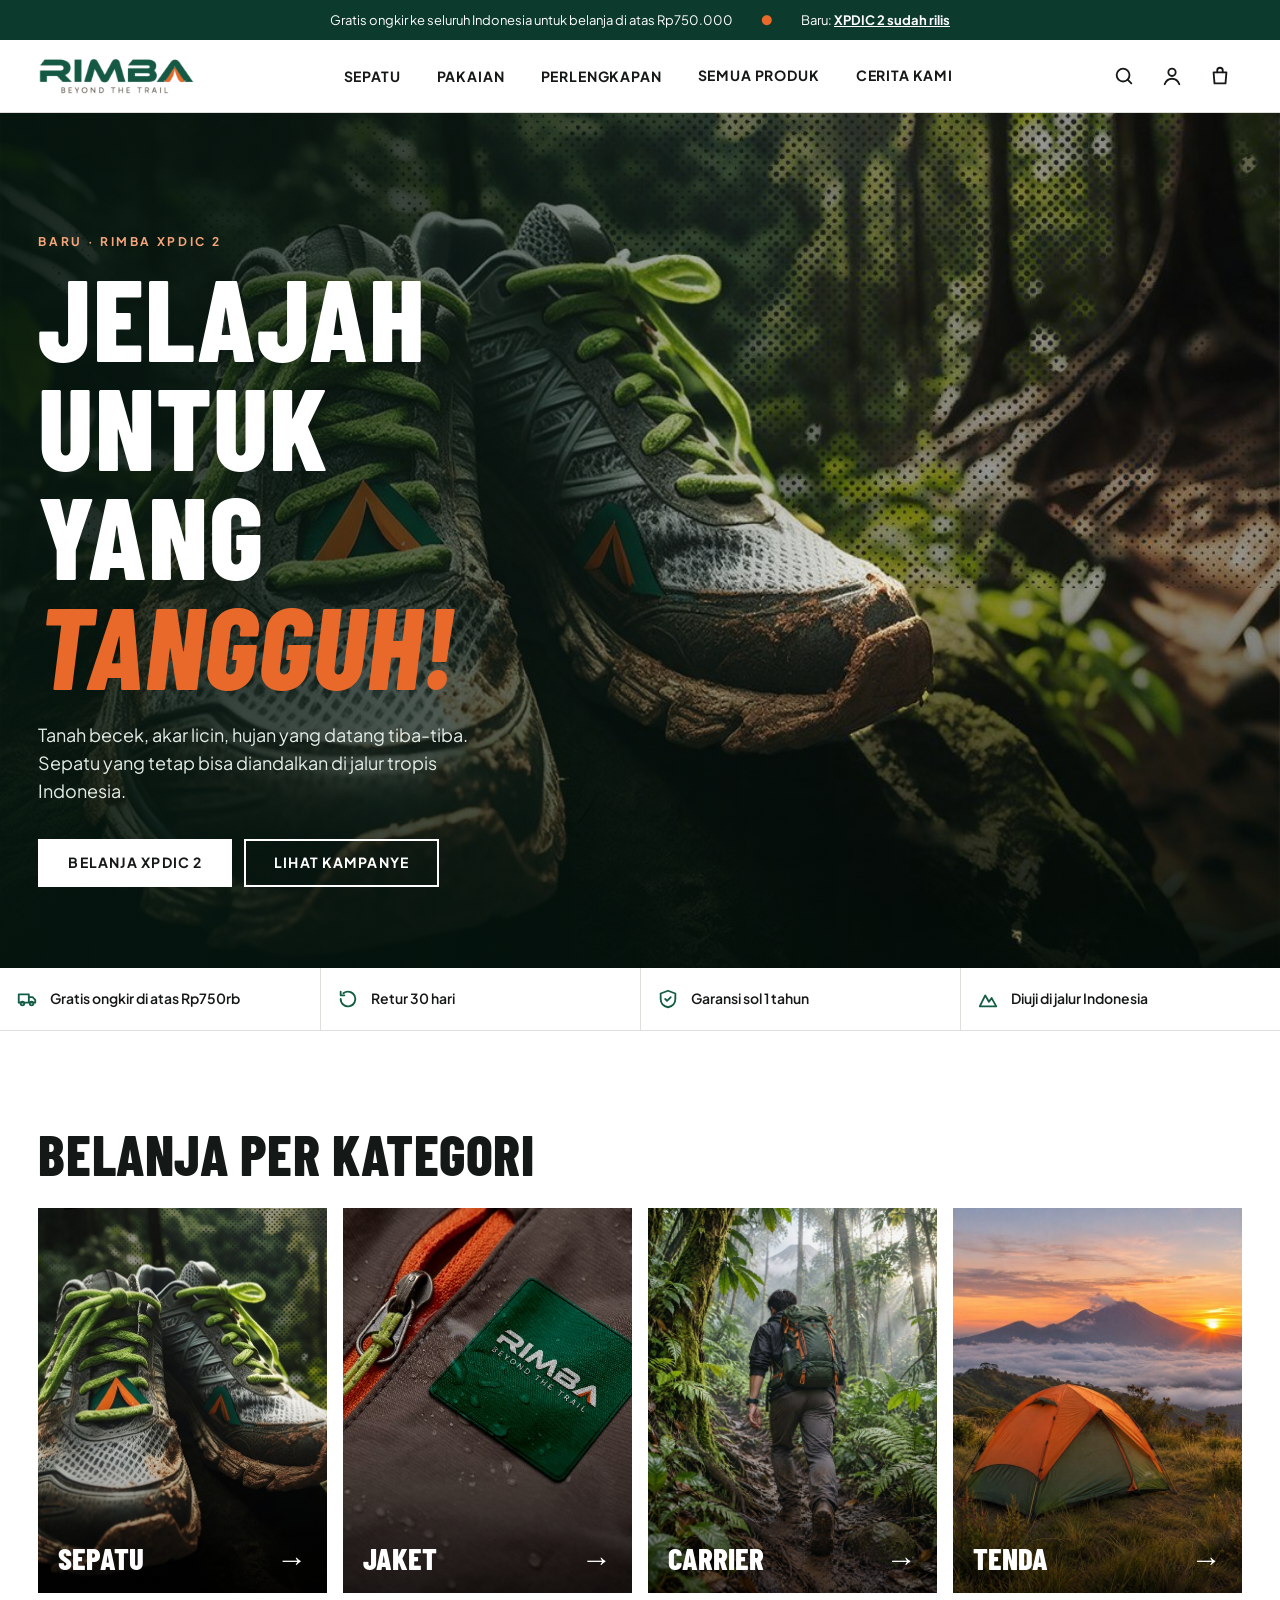
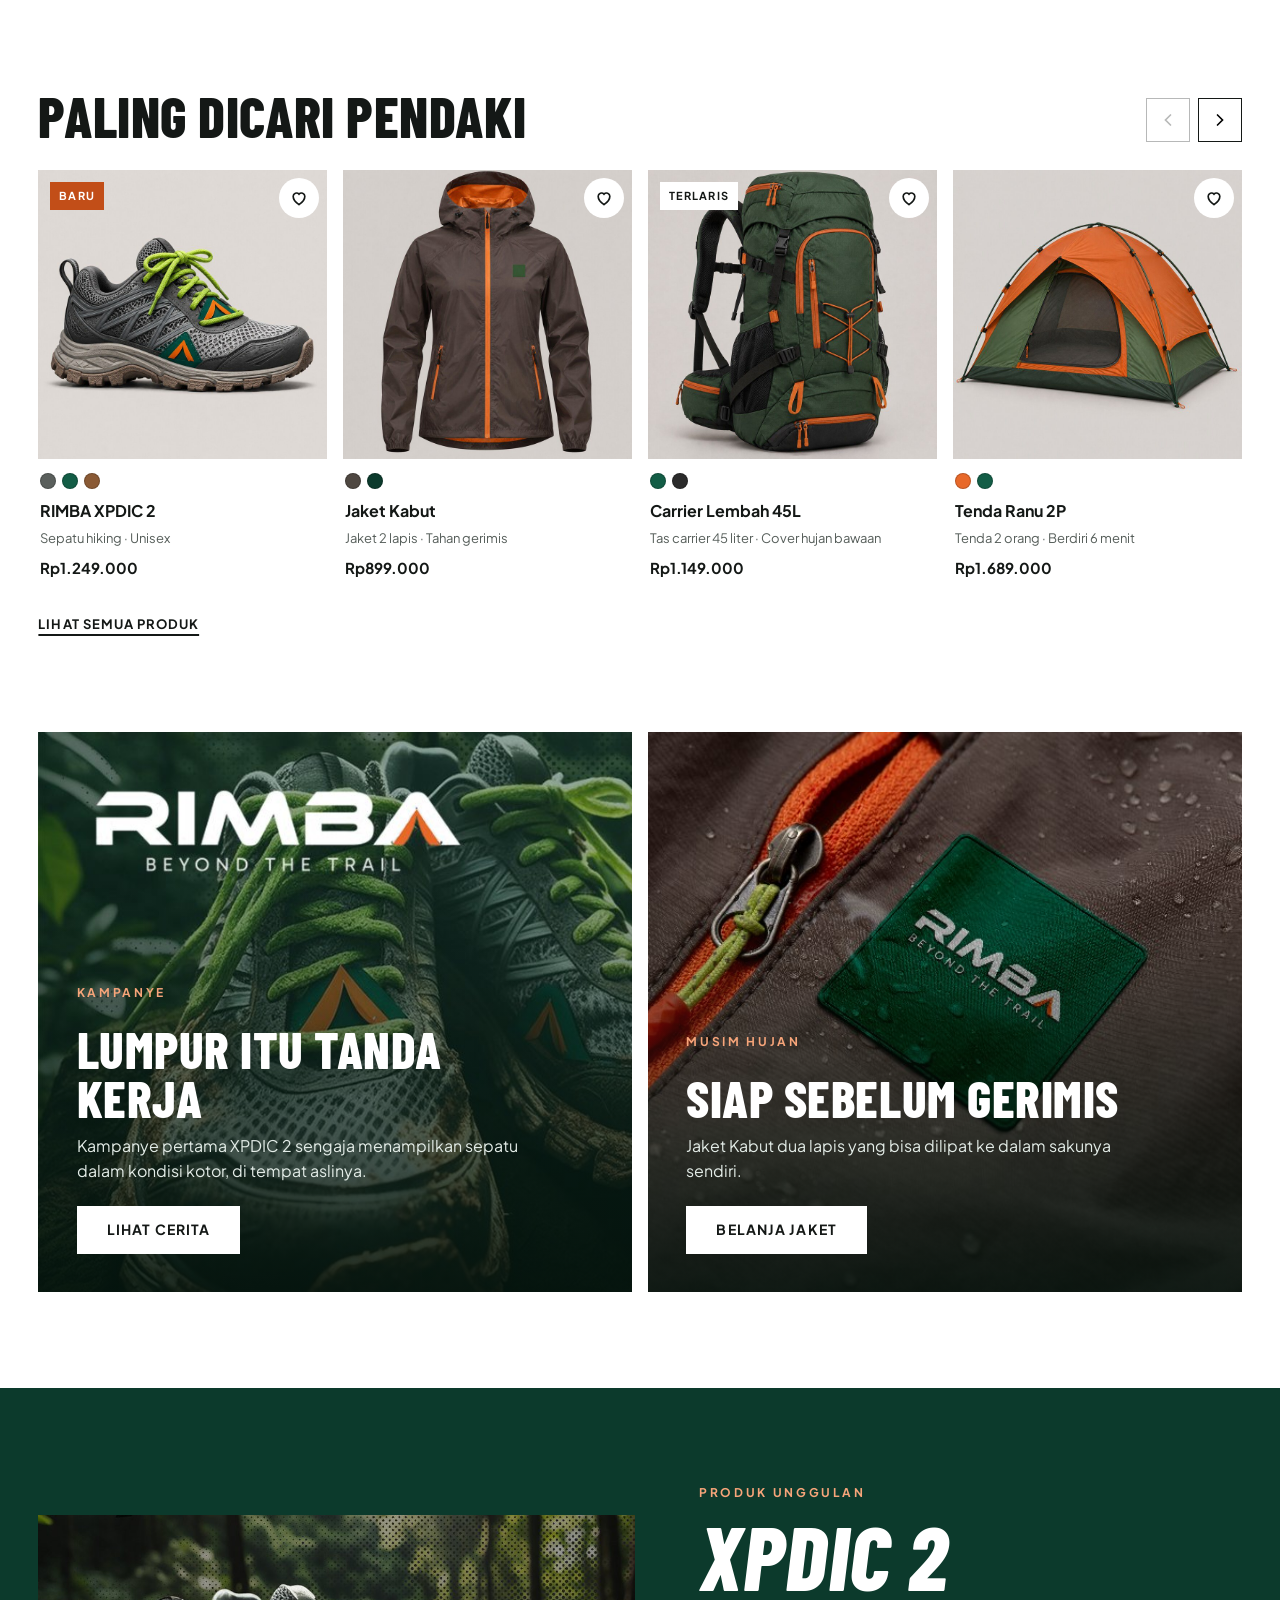
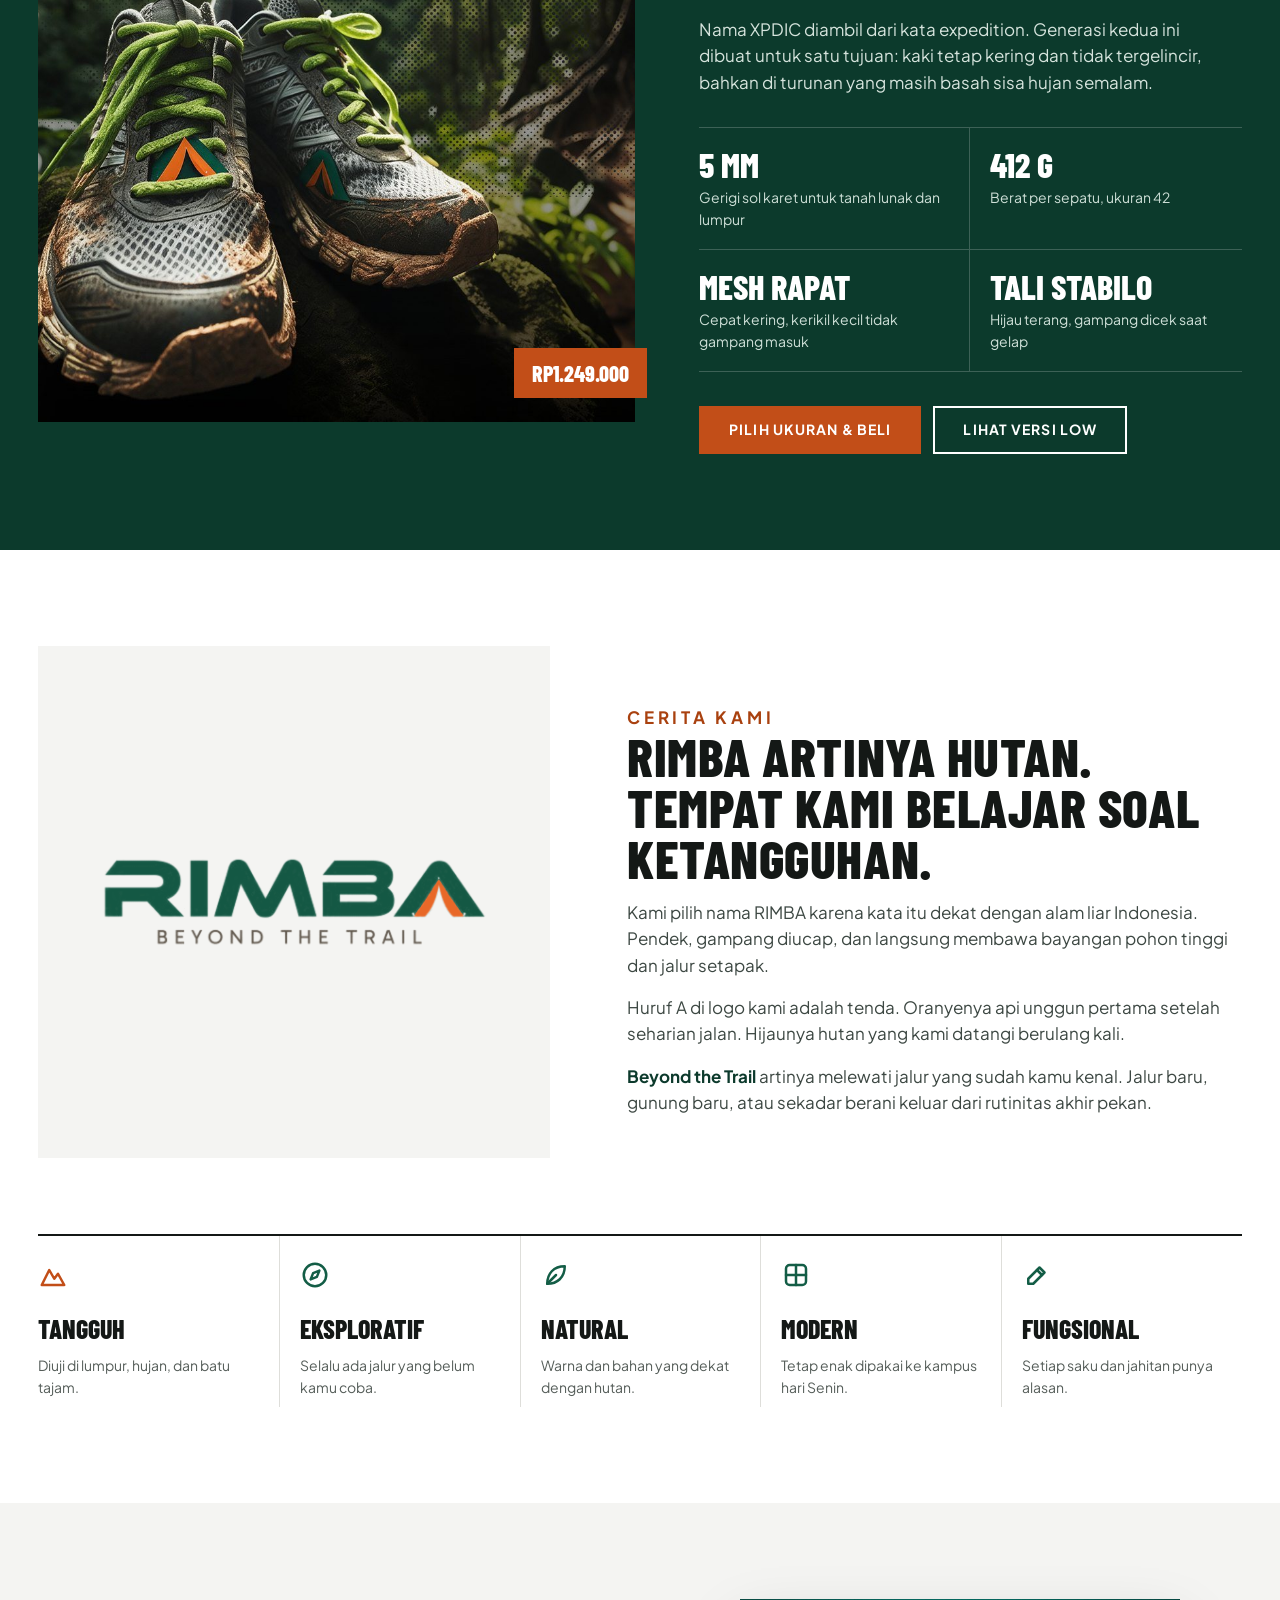
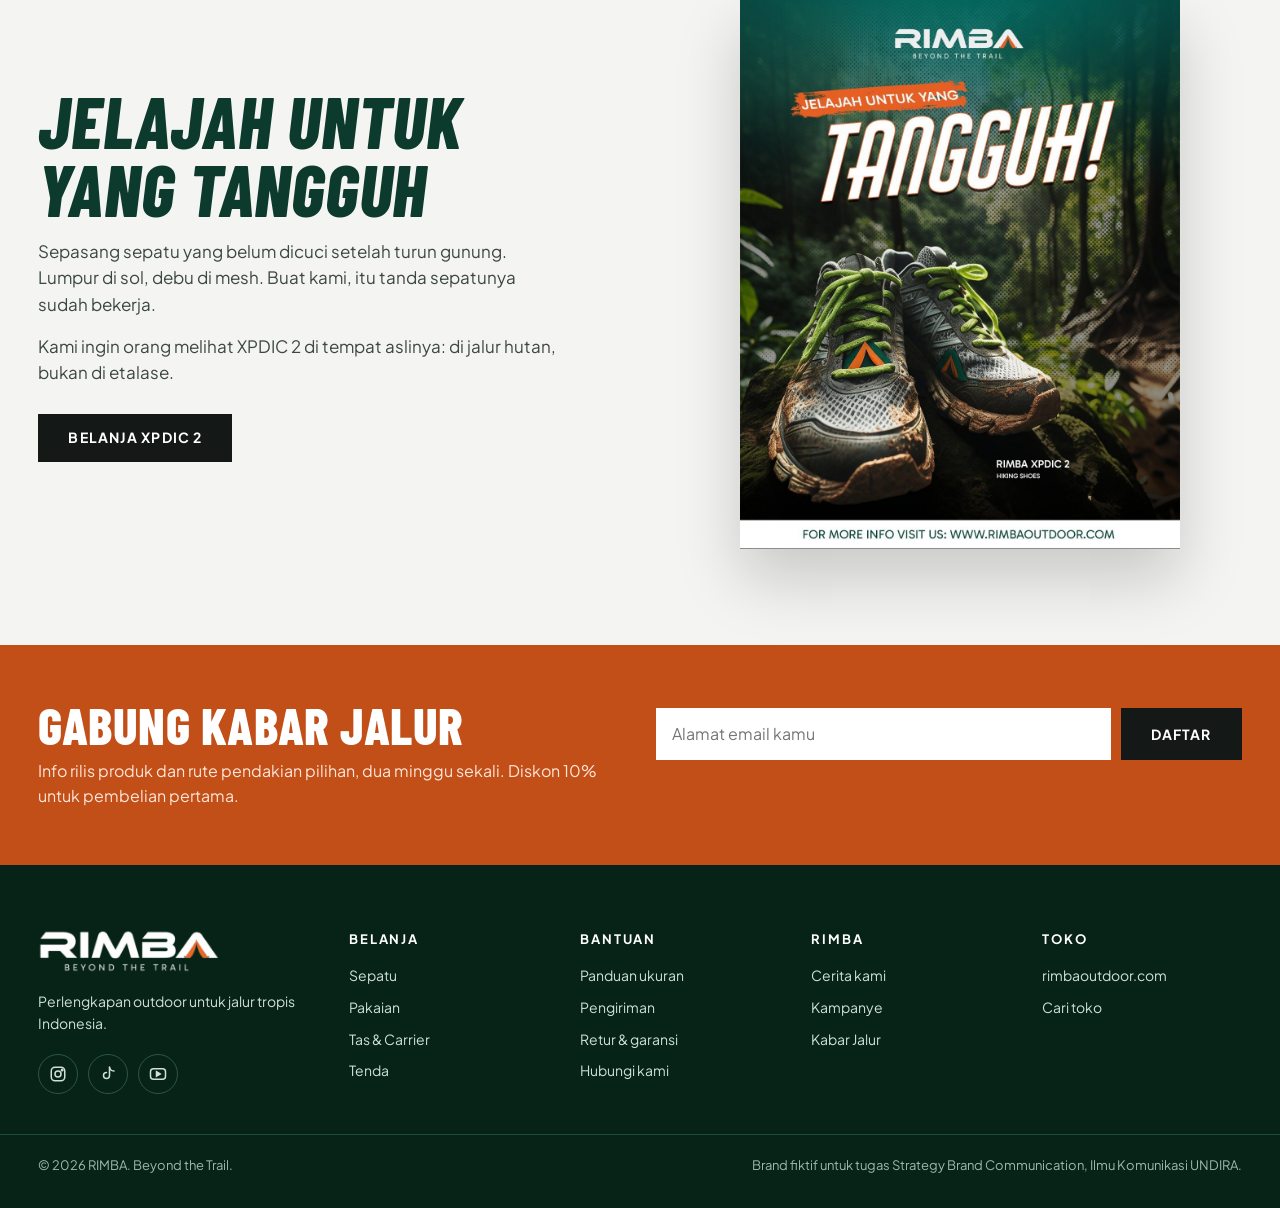
<file: index.html>
<!doctype html>
<html lang="id">
<head>
  <meta charset="utf-8">
  <meta name="viewport" content="width=device-width, initial-scale=1">
  <title>RIMBA | Beyond the Trail</title>
  <meta name="description" content="RIMBA, perlengkapan outdoor untuk jalur tropis Indonesia. Sepatu hiking XPDIC 2, jaket, carrier, dan tenda.">
  <meta name="theme-color" content="#0C3A2C">
  <link rel="icon" href="favicon.svg" type="image/svg+xml">

  <meta property="og:title" content="RIMBA | Beyond the Trail">
  <meta property="og:description" content="Perlengkapan outdoor untuk jalur tropis Indonesia.">
  <meta property="og:image" content="assets/images/og-image.jpg">
  <meta property="og:type" content="website">

  <link rel="preconnect" href="https://fonts.googleapis.com">
  <link rel="preconnect" href="https://fonts.gstatic.com" crossorigin>
  <link href="https://fonts.googleapis.com/css2?family=Barlow+Condensed:ital,wght@0,600;0,700;0,800;1,800&family=Plus+Jakarta+Sans:wght@400;500;600;700&display=swap" rel="stylesheet">

  <link rel="stylesheet" href="assets/css/style.css?v=3">
</head>
<body data-halaman="beranda">

  <a class="sr-only" href="#konten">Lewati ke konten</a>

  <div class="promo">
    <div class="wrap">
      <span>Gratis ongkir ke seluruh Indonesia untuk belanja di atas Rp750.000</span>
      <span class="titik" aria-hidden="true">●</span>
      <span>Baru: <a href="produk.html?id=xpdic-2">XPDIC 2 sudah rilis</a></span>
    </div>
  </div>

  <header class="header" id="beranda">
    <div class="wrap header-isi">
      <button class="ikon-btn hamburger" id="buka-menu" aria-label="Buka menu" aria-expanded="false" aria-controls="drawer">
        <svg width="24" height="24" viewBox="0 0 24 24" fill="none" stroke="currentColor" stroke-width="2" stroke-linecap="round"><path d="M3 6h18M3 12h18M3 18h18"/></svg>
      </button>

      <a href="index.html" class="logo"><img src="assets/images/logo-green.png" alt="RIMBA, Beyond the Trail" width="824" height="200"></a>

      <nav aria-label="Navigasi utama">
        <ul class="menu">
          <li>
            <button type="button" aria-expanded="false">Sepatu</button>
            <div class="mega">
              <div class="wrap mega-isi">
                <div>
                  <h3>Sepatu</h3>
                  <ul>
                    <li><a href="produk.html?id=xpdic-2">RIMBA XPDIC 2</a></li><li><a href="produk.html?id=xpdic-2-low">RIMBA XPDIC 2 Low</a></li>
                    <li class="semua"><a href="koleksi.html?kat=sepatu">Semua sepatu →</a></li>
                  </ul>
                </div>
                <div class="mega-produk">
                <a href="produk.html?id=xpdic-2" class="mega-kartu">
                  <img src="assets/images/xpdic2-abu-samping.jpg" alt="" loading="lazy">
                  <span class="nama">RIMBA XPDIC 2</span>
                  <span class="hrg">Rp1.249.000</span>
                </a>
                <a href="produk.html?id=xpdic-2-low" class="mega-kartu">
                  <img src="assets/images/xpdic2-low-abu.jpg" alt="" loading="lazy">
                  <span class="nama">RIMBA XPDIC 2 Low</span>
                  <span class="hrg">Rp1.099.000</span>
                </a>
                </div>
              </div>
            </div>
          </li>
          <li>
            <button type="button" aria-expanded="false">Pakaian</button>
            <div class="mega">
              <div class="wrap mega-isi">
                <div>
                  <h3>Pakaian</h3>
                  <ul>
                    <li><a href="produk.html?id=jaket-kabut">Jaket Kabut</a></li>
                    <li class="semua"><a href="koleksi.html?kat=pakaian">Semua pakaian →</a></li>
                  </ul>
                </div>
                <div class="mega-produk">
                <a href="produk.html?id=jaket-kabut" class="mega-kartu">
                  <img src="assets/images/produk-jaket.jpg" alt="" loading="lazy">
                  <span class="nama">Jaket Kabut</span>
                  <span class="hrg">Rp899.000</span>
                </a>
                <a href="produk.html?id=jaket-kabut&amp;warna=1" class="mega-kartu">
                  <img src="assets/images/jaket-hijau.jpg" alt="" loading="lazy">
                  <span class="nama">Jaket Kabut · Hijau Hutan</span>
                  <span class="hrg">Rp899.000</span>
                </a>
                </div>
              </div>
            </div>
          </li>
          <li>
            <button type="button" aria-expanded="false">Perlengkapan</button>
            <div class="mega">
              <div class="wrap mega-isi">
                <div>
                  <h3>Perlengkapan</h3>
                  <ul>
                    <li><a href="produk.html?id=carrier-lembah-45">Carrier Lembah 45L</a></li><li><a href="produk.html?id=tenda-ranu-2p">Tenda Ranu 2P</a></li>
                    <li class="semua"><a href="koleksi.html?kat=tas">Semua tas →</a></li><li class="semua"><a href="koleksi.html?kat=tenda">Semua tenda →</a></li>
                  </ul>
                </div>
                <div class="mega-produk">
                <a href="produk.html?id=carrier-lembah-45" class="mega-kartu">
                  <img src="assets/images/produk-carrier.jpg" alt="" loading="lazy">
                  <span class="nama">Carrier Lembah 45L</span>
                  <span class="hrg">Rp1.149.000</span>
                </a>
                <a href="produk.html?id=tenda-ranu-2p" class="mega-kartu">
                  <img src="assets/images/produk-tenda.jpg" alt="" loading="lazy">
                  <span class="nama">Tenda Ranu 2P</span>
                  <span class="hrg">Rp1.689.000</span>
                </a>
                </div>
              </div>
            </div>
          </li>
          <li><a href="koleksi.html">Semua Produk</a></li>
          <li><a href="index.html#cerita">Cerita Kami</a></li>
        </ul>
      </nav>

      <div class="aksi">
        <button class="ikon-btn" id="tombol-cari" aria-label="Cari produk" aria-expanded="false" aria-controls="cari">
          <svg width="22" height="22" viewBox="0 0 24 24" fill="none" stroke="currentColor" stroke-width="2" stroke-linecap="round"><circle cx="11" cy="11" r="7"/><path d="M20 20l-4-4"/></svg>
        </button>
        <a class="ikon-btn akun" href="index.html#langganan" aria-label="Akun">
          <svg width="22" height="22" viewBox="0 0 24 24" fill="none" stroke="currentColor" stroke-width="2" stroke-linecap="round"><circle cx="12" cy="8" r="4"/><path d="M4 21c1.5-4 4.5-6 8-6s6.5 2 8 6"/></svg>
        </a>
        <button class="ikon-btn" aria-label="Buka keranjang" id="tombol-keranjang" aria-controls="keranjang">
          <svg width="22" height="22" viewBox="0 0 24 24" fill="none" stroke="currentColor" stroke-width="2" stroke-linecap="round" stroke-linejoin="round"><path d="M5 8h14l-1 12H6z"/><path d="M9 8V6a3 3 0 0 1 6 0v2"/></svg>
          <span class="jumlah" id="jumlah-keranjang" hidden>0</span>
        </button>
      </div>
    </div>

    <div class="cari" id="cari">
      <form class="wrap" role="search" action="koleksi.html" method="get">
        <label for="input-cari" class="sr-only">Cari produk</label>
        <input id="input-cari" name="q" type="search" placeholder="Cari sepatu, jaket, carrier, tenda…">
        <button class="btn btn-gelap" type="submit">Cari</button>
      </form>
    </div>
  </header>

  <!-- Menu mobile -->
  <div class="drawer" id="drawer" aria-hidden="true">
    <div class="drawer-latar" data-tutup></div>
    <div class="drawer-panel" role="dialog" aria-label="Menu">
      <div class="drawer-atas">
        <img src="assets/images/logo-green.png" alt="RIMBA" style="height: 30px; width: auto">
        <button class="ikon-btn" data-tutup aria-label="Tutup menu">
          <svg width="22" height="22" viewBox="0 0 24 24" fill="none" stroke="currentColor" stroke-width="2" stroke-linecap="round"><path d="M6 6l12 12M18 6L6 18"/></svg>
        </button>
      </div>
      <details><summary>Sepatu</summary>
        <ul><li><a href="produk.html?id=xpdic-2">XPDIC 2</a></li><li><a href="produk.html?id=xpdic-2-low">XPDIC 2 Low</a></li><li><a href="koleksi.html?kat=sepatu">Semua Sepatu</a></li></ul>
      </details>
      <details><summary>Pakaian</summary>
        <ul><li><a href="produk.html?id=jaket-kabut">Jaket Kabut</a></li><li><a href="koleksi.html?kat=pakaian">Semua Pakaian</a></li></ul>
      </details>
      <details><summary>Perlengkapan</summary>
        <ul><li><a href="produk.html?id=carrier-lembah-45">Carrier Lembah 45L</a></li><li><a href="produk.html?id=tenda-ranu-2p">Tenda Ranu 2P</a></li><li><a href="koleksi.html?kat=tas">Tas & Carrier</a></li><li><a href="koleksi.html?kat=tenda">Tenda</a></li></ul>
      </details>
      <a class="drawer-link" href="koleksi.html">Semua Produk</a>
      <a class="drawer-link" href="index.html#kampanye" data-tutup>Kampanye</a>
      <a class="drawer-link" href="index.html#cerita" data-tutup>Cerita Kami</a>
      <a class="drawer-link" href="index.html#langganan" data-tutup>Kabar Jalur</a>
    </div>
  </div>

  <main id="konten">
    <!-- Hero -->
    <section class="hero" aria-labelledby="hero-judul">
      <img src="assets/images/xpdic2.jpg" alt="Sepatu hiking RIMBA XPDIC 2 penuh lumpur di atas batu berlumut di hutan" width="1080" height="776" fetchpriority="high">
      <div class="wrap hero-isi">
        <p class="eyebrow">Baru · RIMBA XPDIC 2</p>
        <h1 class="judul" id="hero-judul">Jelajah untuk yang <em>Tangguh!</em></h1>
        <p class="lead">Tanah becek, akar licin, hujan yang datang tiba-tiba. Sepatu yang tetap bisa diandalkan di jalur tropis Indonesia.</p>
        <div class="hero-cta">
          <a href="produk.html?id=xpdic-2" class="btn btn-putih">Belanja XPDIC 2</a>
          <a href="#kampanye" class="btn btn-garis-putih">Lihat Kampanye</a>
        </div>
      </div>
    </section>

    <!-- Keunggulan -->
    <section class="usp" aria-label="Keunggulan belanja">
      <ul class="wrap">
        <li><svg width="22" height="22" viewBox="0 0 24 24" fill="none" stroke="currentColor" stroke-width="2" stroke-linecap="round" stroke-linejoin="round"><path d="M3 7h11v9H3zM14 10h4l3 3v3h-7"/><circle cx="7" cy="17" r="2"/><circle cx="17" cy="17" r="2"/></svg>Gratis ongkir di atas Rp750rb</li>
        <li><svg width="22" height="22" viewBox="0 0 24 24" fill="none" stroke="currentColor" stroke-width="2" stroke-linecap="round" stroke-linejoin="round"><path d="M4 12a8 8 0 1 0 3-6.2"/><path d="M4 4v4h4"/></svg>Retur 30 hari</li>
        <li><svg width="22" height="22" viewBox="0 0 24 24" fill="none" stroke="currentColor" stroke-width="2" stroke-linecap="round" stroke-linejoin="round"><path d="M12 3l8 3v6c0 5-3.5 8-8 9-4.5-1-8-4-8-9V6z"/><path d="M9 12l2 2 4-4"/></svg>Garansi sol 1 tahun</li>
        <li><svg width="22" height="22" viewBox="0 0 24 24" fill="none" stroke="currentColor" stroke-width="2" stroke-linecap="round" stroke-linejoin="round"><path d="M3 20l6-12 4 7 3-4 5 9z"/></svg>Diuji di jalur Indonesia</li>
      </ul>
    </section>

    <!-- Kategori -->
    <section class="wrap seksi" aria-labelledby="kat-judul">
      <div class="seksi-kepala">
        <h2 class="judul" id="kat-judul">Belanja per kategori</h2>
      </div>
      <div class="kategori">
        <a class="kat" href="koleksi.html?kat=sepatu">
          <img src="assets/images/xpdic2.jpg" alt="" loading="lazy" style="object-position: 30% 50%">
          <span>Sepatu <span aria-hidden="true">→</span></span>
        </a>
        <a class="kat" href="koleksi.html?kat=pakaian">
          <img src="assets/images/jacket.jpg" alt="" loading="lazy" style="object-position: 40% 50%">
          <span>Jaket <span aria-hidden="true">→</span></span>
        </a>
        <a class="kat" href="koleksi.html?kat=tas">
          <img src="assets/images/kat-carrier.jpg" alt="" loading="lazy">
          <span>Carrier <span aria-hidden="true">→</span></span>
        </a>
        <a class="kat" href="koleksi.html?kat=tenda">
          <img src="assets/images/kat-tenda.jpg" alt="" loading="lazy" style="object-position: 30% 50%">
          <span>Tenda <span aria-hidden="true">→</span></span>
        </a>
      </div>
    </section>

    <!-- Produk -->
    <section class="wrap seksi" id="produk" aria-labelledby="produk-judul" style="padding-top: 0">
      <div class="seksi-kepala">
        <div>
          <h2 class="judul" id="produk-judul">Paling dicari pendaki</h2>
        </div>
        <div class="rel-kontrol">
          <button type="button" id="rel-kiri" aria-label="Produk sebelumnya"><svg width="20" height="20" viewBox="0 0 24 24" fill="none" stroke="currentColor" stroke-width="2" stroke-linecap="round"><path d="M15 6l-6 6 6 6"/></svg></button>
          <button type="button" id="rel-kanan" aria-label="Produk berikutnya"><svg width="20" height="20" viewBox="0 0 24 24" fill="none" stroke="currentColor" stroke-width="2" stroke-linecap="round"><path d="M9 6l6 6-6 6"/></svg></button>
        </div>
      </div>

      <div class="rel" id="rel"></div>
      <p style="margin:28px 0 0"><a class="tautan" href="koleksi.html">Lihat semua produk</a></p>
    </section>

    <!-- Editorial split -->
    <section class="wrap" aria-label="Sorotan">
      <div class="split">
        <a class="panel" href="#kampanye">
          <img src="assets/images/og-image.jpg" alt="" loading="lazy" style="object-position: 0% 50%">
          <div class="panel-isi">
            <p class="eyebrow">Kampanye</p>
            <h2 class="judul">Lumpur itu tanda kerja</h2>
            <p>Kampanye pertama XPDIC 2 sengaja menampilkan sepatu dalam kondisi kotor, di tempat aslinya.</p>
            <span class="btn btn-putih">Lihat cerita</span>
          </div>
        </a>
        <a class="panel" href="produk.html?id=jaket-kabut">
          <img src="assets/images/jacket.jpg" alt="" loading="lazy">
          <div class="panel-isi">
            <p class="eyebrow">Musim hujan</p>
            <h2 class="judul">Siap sebelum gerimis</h2>
            <p>Jaket Kabut dua lapis yang bisa dilipat ke dalam sakunya sendiri.</p>
            <span class="btn btn-putih">Belanja jaket</span>
          </div>
        </a>
      </div>
    </section>

    <!-- Teknologi XPDIC 2 -->
    <section class="teknologi seksi" id="xpdic" aria-labelledby="xpdic-judul" style="margin-top: clamp(56px, 8vw, 96px)">
      <div class="wrap tek-isi">
        <div class="tek-foto">
          <img src="assets/images/xpdic2.jpg" alt="Close-up sepatu XPDIC 2 di jalur hutan" loading="lazy" width="1080" height="776">
          <span class="stempel">Rp1.249.000</span>
        </div>
        <div>
          <p class="eyebrow">Produk unggulan</p>
          <h2 class="judul" id="xpdic-judul">XPDIC 2</h2>
          <p class="lead">Nama XPDIC diambil dari kata expedition. Generasi kedua ini dibuat untuk satu tujuan: kaki tetap kering dan tidak tergelincir, bahkan di turunan yang masih basah sisa hujan semalam.</p>

          <dl class="spek">
            <div><dt>5 mm</dt><dd>Gerigi sol karet untuk tanah lunak dan lumpur</dd></div>
            <div><dt>412 g</dt><dd>Berat per sepatu, ukuran 42</dd></div>
            <div><dt>Mesh rapat</dt><dd>Cepat kering, kerikil kecil tidak gampang masuk</dd></div>
            <div><dt>Tali stabilo</dt><dd>Hijau terang, gampang dicek saat gelap</dd></div>
          </dl>

          <div class="hero-cta">
            <a href="produk.html?id=xpdic-2" class="btn btn-oranye">Pilih ukuran & beli</a>
            <a href="produk.html?id=xpdic-2-low" class="btn btn-garis-putih">Lihat versi Low</a>
          </div>
        </div>
      </div>
    </section>

    <!-- Cerita -->
    <section class="wrap seksi" id="cerita" aria-labelledby="cerita-judul">
      <div class="cerita">
        <div class="cerita-logo">
          <img src="assets/images/logo-green.png" alt="Logo RIMBA" loading="lazy">
        </div>
        <div>
          <p class="eyebrow">Cerita kami</p>
          <h2 class="judul" id="cerita-judul">Rimba artinya hutan. Tempat kami belajar soal ketangguhan.</h2>
          <p>Kami pilih nama RIMBA karena kata itu dekat dengan alam liar Indonesia. Pendek, gampang diucap, dan langsung membawa bayangan pohon tinggi dan jalur setapak.</p>
          <p>Huruf A di logo kami adalah tenda. Oranyenya api unggun pertama setelah seharian jalan. Hijaunya hutan yang kami datangi berulang kali.</p>
          <p><strong style="color: var(--hutan)">Beyond the Trail</strong> artinya melewati jalur yang sudah kamu kenal. Jalur baru, gunung baru, atau sekadar berani keluar dari rutinitas akhir pekan.</p>
        </div>
      </div>

      <div class="nilai" aria-label="Lima hal yang kami pegang">
        <div>
          <svg aria-hidden="true" width="30" height="30" viewBox="0 0 24 24" fill="none" stroke="#C24E18" stroke-width="2" stroke-linecap="round" stroke-linejoin="round"><path d="M3 20l6-12 4 7 3-4 5 9z"/></svg>
          <h3>Tangguh</h3><p>Diuji di lumpur, hujan, dan batu tajam.</p>
        </div>
        <div>
          <svg aria-hidden="true" width="30" height="30" viewBox="0 0 24 24" fill="none" stroke="#135D46" stroke-width="2" stroke-linecap="round" stroke-linejoin="round"><circle cx="12" cy="12" r="9"/><path d="M15.5 8.5l-2 5-5 2 2-5z"/></svg>
          <h3>Eksploratif</h3><p>Selalu ada jalur yang belum kamu coba.</p>
        </div>
        <div>
          <svg aria-hidden="true" width="30" height="30" viewBox="0 0 24 24" fill="none" stroke="#135D46" stroke-width="2" stroke-linecap="round" stroke-linejoin="round"><path d="M5 19c0-8 5-14 14-14 0 9-6 14-14 14z"/><path d="M5 19l7-7"/></svg>
          <h3>Natural</h3><p>Warna dan bahan yang dekat dengan hutan.</p>
        </div>
        <div>
          <svg aria-hidden="true" width="30" height="30" viewBox="0 0 24 24" fill="none" stroke="#135D46" stroke-width="2" stroke-linecap="round" stroke-linejoin="round"><rect x="4" y="4" width="16" height="16" rx="3"/><path d="M4 12h16M12 4v16"/></svg>
          <h3>Modern</h3><p>Tetap enak dipakai ke kampus hari Senin.</p>
        </div>
        <div>
          <svg aria-hidden="true" width="30" height="30" viewBox="0 0 24 24" fill="none" stroke="#135D46" stroke-width="2" stroke-linecap="round" stroke-linejoin="round"><path d="M14 6l4 4-9 9H5v-4z"/><path d="M12 8l4 4"/></svg>
          <h3>Fungsional</h3><p>Setiap saku dan jahitan punya alasan.</p>
        </div>
      </div>
    </section>

    <!-- Kampanye -->
    <section class="kampanye seksi" id="kampanye" aria-labelledby="kampanye-judul">
      <div class="wrap kampanye-isi">
        <div>
          <h2 class="judul" id="kampanye-judul">Jelajah untuk yang Tangguh</h2>
          <p>Sepasang sepatu yang belum dicuci setelah turun gunung. Lumpur di sol, debu di mesh. Buat kami, itu tanda sepatunya sudah bekerja.</p>
          <p>Kami ingin orang melihat XPDIC 2 di tempat aslinya: di jalur hutan, bukan di etalase.</p>
          <a href="produk.html?id=xpdic-2" class="btn btn-gelap">Belanja XPDIC 2</a>
        </div>
        <img src="assets/images/poster-kampanye.jpg" alt="Poster kampanye RIMBA: Jelajah untuk yang Tangguh, sepatu XPDIC 2 di hutan" loading="lazy" width="1080" height="1350">
      </div>
    </section>

    <!-- Langganan -->
    <section class="langganan" id="langganan" aria-labelledby="langganan-judul">
      <div class="wrap langganan-isi">
        <div>
          <h2 class="judul" id="langganan-judul">Gabung Kabar Jalur</h2>
          <p>Info rilis produk dan rute pendakian pilihan, dua minggu sekali. Diskon 10% untuk pembelian pertama.</p>
        </div>
        <form class="form-email" id="form-email" novalidate>
          <label for="email" class="sr-only">Email</label>
          <input id="email" name="email" type="email" placeholder="Alamat email kamu" autocomplete="email" required>
          <button type="submit" class="btn btn-gelap">Daftar</button>
          <p class="form-pesan" id="form-pesan" aria-live="polite"></p>
        </form>
      </div>
    </section>
  </main>

  <footer>
    <div class="wrap footer-atas">
      <div>
        <img src="assets/images/logo-white.png" alt="RIMBA, Beyond the Trail" width="824" height="200">
        <p style="margin: 18px 0 0; max-width: 300px">Perlengkapan outdoor untuk jalur tropis Indonesia.</p>
        <div class="sosmed">
          <a href="index.html" aria-label="Instagram"><svg width="18" height="18" viewBox="0 0 24 24" fill="none" stroke="currentColor" stroke-width="2"><rect x="3" y="3" width="18" height="18" rx="5"/><circle cx="12" cy="12" r="4"/><circle cx="17.5" cy="6.5" r="1" fill="currentColor"/></svg></a>
          <a href="index.html" aria-label="TikTok"><svg width="18" height="18" viewBox="0 0 24 24" fill="none" stroke="currentColor" stroke-width="2" stroke-linecap="round"><path d="M14 3v11a4 4 0 1 1-4-4"/><path d="M14 3c.5 3 2.5 5 6 5"/></svg></a>
          <a href="index.html" aria-label="YouTube"><svg width="18" height="18" viewBox="0 0 24 24" fill="none" stroke="currentColor" stroke-width="2"><rect x="2" y="5" width="20" height="14" rx="4"/><path d="M10 9l5 3-5 3z" fill="currentColor"/></svg></a>
        </div>
      </div>
      <div>
        <h3>Belanja</h3>
        <ul><li><a href="koleksi.html?kat=sepatu">Sepatu</a></li><li><a href="koleksi.html?kat=pakaian">Pakaian</a></li><li><a href="koleksi.html?kat=tas">Tas & Carrier</a></li><li><a href="koleksi.html?kat=tenda">Tenda</a></li></ul>
      </div>
      <div>
        <h3>Bantuan</h3>
        <ul><li><a href="index.html">Panduan ukuran</a></li><li><a href="index.html">Pengiriman</a></li><li><a href="index.html">Retur & garansi</a></li><li><a href="index.html">Hubungi kami</a></li></ul>
      </div>
      <div>
        <h3>RIMBA</h3>
        <ul><li><a href="index.html#cerita">Cerita kami</a></li><li><a href="index.html#kampanye">Kampanye</a></li><li><a href="index.html#langganan">Kabar Jalur</a></li></ul>
      </div>
      <div>
        <h3>Toko</h3>
        <ul><li><a href="index.html">rimbaoutdoor.com</a></li><li><a href="index.html">Cari toko</a></li></ul>
      </div>
    </div>
    <div class="wrap footer-bawah">
      <span>© 2026 RIMBA. Beyond the Trail.</span>
      <span>Brand fiktif untuk tugas Strategy Brand Communication, Ilmu Komunikasi UNDIRA.</span>
    </div>
  </footer>

  <!-- Keranjang -->
  <div class="keranjang" id="keranjang" aria-hidden="true">
    <div class="drawer-latar" data-tutup-k></div>
    <div class="keranjang-panel" role="dialog" aria-label="Keranjang belanja">
      <div class="k-atas">
        <h2>Keranjang</h2>
        <button class="ikon-btn" type="button" data-tutup-k aria-label="Tutup keranjang">
          <svg width="22" height="22" viewBox="0 0 24 24" fill="none" stroke="currentColor" stroke-width="2" stroke-linecap="round"><path d="M6 6l12 12M18 6L6 18"/></svg>
        </button>
      </div>
      <div class="k-ongkir"><span id="k-ongkir-teks"></span><div class="k-bar"><i id="k-bar"></i></div></div>
      <ul class="k-daftar" id="k-daftar"></ul>
      <div class="k-bawah" id="k-bawah">
        <div class="k-total"><span>Subtotal</span><span id="k-total">Rp0</span></div>
        <small>Ongkir dihitung saat checkout.</small>
        <button type="button" class="btn btn-gelap" id="k-checkout">Checkout</button>
      </div>
    </div>
  </div>

  <div class="toast" id="toast" role="status" aria-live="polite"></div>

  <script src="assets/js/data.js?v=3"></script>
  <script src="assets/js/app.js?v=3"></script>
</body>
</html>
</file>
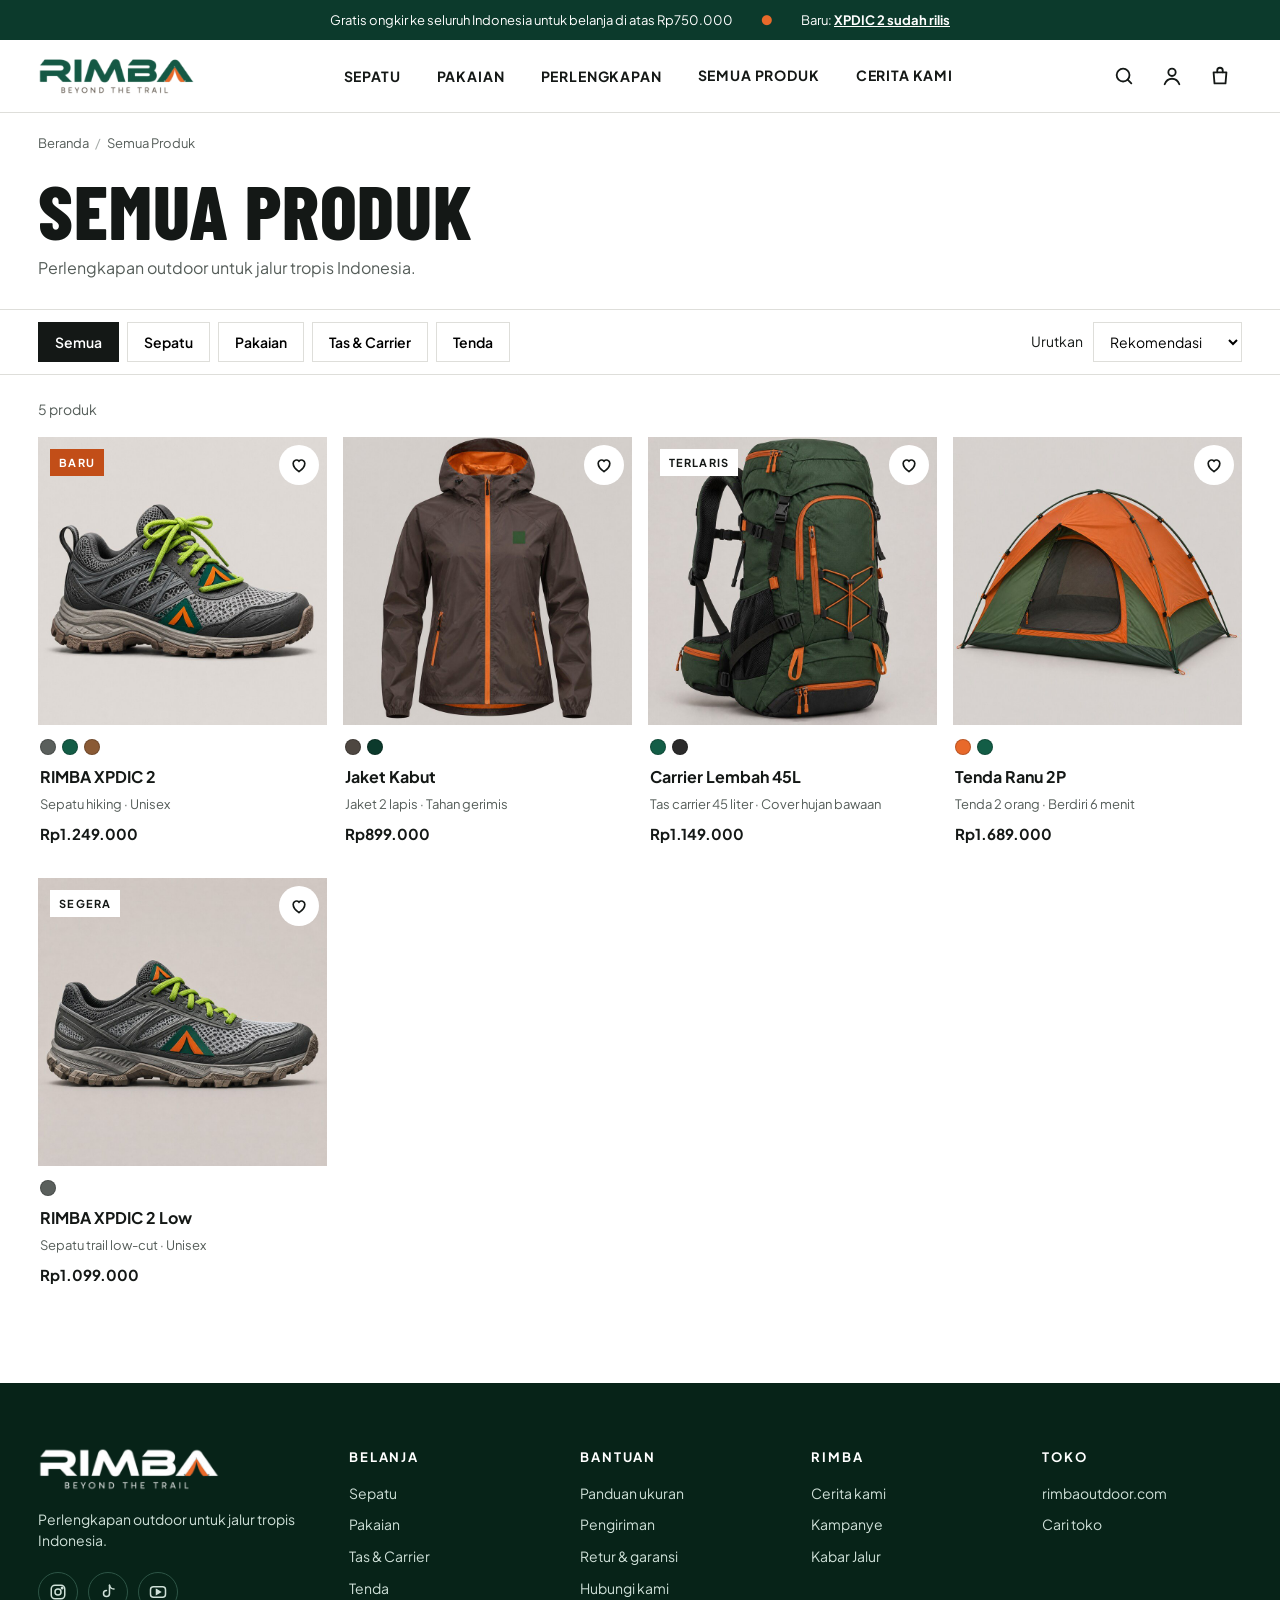
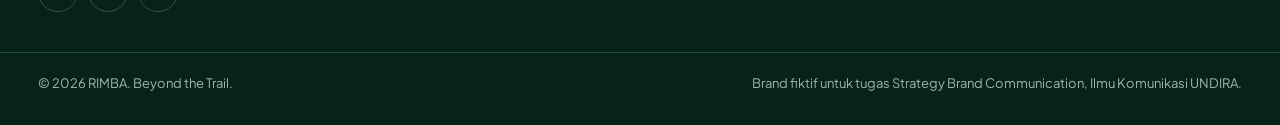
<file: koleksi.html>
<!doctype html>
<html lang="id">
<head>
  <meta charset="utf-8">
  <meta name="viewport" content="width=device-width, initial-scale=1">
  <title>Semua Produk | RIMBA</title>
  <meta name="description" content="RIMBA, perlengkapan outdoor untuk jalur tropis Indonesia. Sepatu hiking XPDIC 2, jaket, carrier, dan tenda.">
  <meta name="theme-color" content="#0C3A2C">
  <link rel="icon" href="favicon.svg" type="image/svg+xml">

  <meta property="og:title" content="RIMBA | Beyond the Trail">
  <meta property="og:description" content="Perlengkapan outdoor untuk jalur tropis Indonesia.">
  <meta property="og:image" content="assets/images/og-image.jpg">
  <meta property="og:type" content="website">

  <link rel="preconnect" href="https://fonts.googleapis.com">
  <link rel="preconnect" href="https://fonts.gstatic.com" crossorigin>
  <link href="https://fonts.googleapis.com/css2?family=Barlow+Condensed:ital,wght@0,600;0,700;0,800;1,800&family=Plus+Jakarta+Sans:wght@400;500;600;700&display=swap" rel="stylesheet">

  <link rel="stylesheet" href="assets/css/style.css?v=3">
</head>
<body data-halaman="koleksi">

  <a class="sr-only" href="#konten">Lewati ke konten</a>

  <div class="promo">
    <div class="wrap">
      <span>Gratis ongkir ke seluruh Indonesia untuk belanja di atas Rp750.000</span>
      <span class="titik" aria-hidden="true">●</span>
      <span>Baru: <a href="produk.html?id=xpdic-2">XPDIC 2 sudah rilis</a></span>
    </div>
  </div>

  <header class="header" id="beranda">
    <div class="wrap header-isi">
      <button class="ikon-btn hamburger" id="buka-menu" aria-label="Buka menu" aria-expanded="false" aria-controls="drawer">
        <svg width="24" height="24" viewBox="0 0 24 24" fill="none" stroke="currentColor" stroke-width="2" stroke-linecap="round"><path d="M3 6h18M3 12h18M3 18h18"/></svg>
      </button>

      <a href="index.html" class="logo"><img src="assets/images/logo-green.png" alt="RIMBA, Beyond the Trail" width="824" height="200"></a>

      <nav aria-label="Navigasi utama">
        <ul class="menu">
          <li>
            <button type="button" aria-expanded="false">Sepatu</button>
            <div class="mega">
              <div class="wrap mega-isi">
                <div>
                  <h3>Sepatu</h3>
                  <ul>
                    <li><a href="produk.html?id=xpdic-2">RIMBA XPDIC 2</a></li><li><a href="produk.html?id=xpdic-2-low">RIMBA XPDIC 2 Low</a></li>
                    <li class="semua"><a href="koleksi.html?kat=sepatu">Semua sepatu →</a></li>
                  </ul>
                </div>
                <div class="mega-produk">
                <a href="produk.html?id=xpdic-2" class="mega-kartu">
                  <img src="assets/images/xpdic2-abu-samping.jpg" alt="" loading="lazy">
                  <span class="nama">RIMBA XPDIC 2</span>
                  <span class="hrg">Rp1.249.000</span>
                </a>
                <a href="produk.html?id=xpdic-2-low" class="mega-kartu">
                  <img src="assets/images/xpdic2-low-abu.jpg" alt="" loading="lazy">
                  <span class="nama">RIMBA XPDIC 2 Low</span>
                  <span class="hrg">Rp1.099.000</span>
                </a>
                </div>
              </div>
            </div>
          </li>
          <li>
            <button type="button" aria-expanded="false">Pakaian</button>
            <div class="mega">
              <div class="wrap mega-isi">
                <div>
                  <h3>Pakaian</h3>
                  <ul>
                    <li><a href="produk.html?id=jaket-kabut">Jaket Kabut</a></li>
                    <li class="semua"><a href="koleksi.html?kat=pakaian">Semua pakaian →</a></li>
                  </ul>
                </div>
                <div class="mega-produk">
                <a href="produk.html?id=jaket-kabut" class="mega-kartu">
                  <img src="assets/images/produk-jaket.jpg" alt="" loading="lazy">
                  <span class="nama">Jaket Kabut</span>
                  <span class="hrg">Rp899.000</span>
                </a>
                <a href="produk.html?id=jaket-kabut&amp;warna=1" class="mega-kartu">
                  <img src="assets/images/jaket-hijau.jpg" alt="" loading="lazy">
                  <span class="nama">Jaket Kabut · Hijau Hutan</span>
                  <span class="hrg">Rp899.000</span>
                </a>
                </div>
              </div>
            </div>
          </li>
          <li>
            <button type="button" aria-expanded="false">Perlengkapan</button>
            <div class="mega">
              <div class="wrap mega-isi">
                <div>
                  <h3>Perlengkapan</h3>
                  <ul>
                    <li><a href="produk.html?id=carrier-lembah-45">Carrier Lembah 45L</a></li><li><a href="produk.html?id=tenda-ranu-2p">Tenda Ranu 2P</a></li>
                    <li class="semua"><a href="koleksi.html?kat=tas">Semua tas →</a></li><li class="semua"><a href="koleksi.html?kat=tenda">Semua tenda →</a></li>
                  </ul>
                </div>
                <div class="mega-produk">
                <a href="produk.html?id=carrier-lembah-45" class="mega-kartu">
                  <img src="assets/images/produk-carrier.jpg" alt="" loading="lazy">
                  <span class="nama">Carrier Lembah 45L</span>
                  <span class="hrg">Rp1.149.000</span>
                </a>
                <a href="produk.html?id=tenda-ranu-2p" class="mega-kartu">
                  <img src="assets/images/produk-tenda.jpg" alt="" loading="lazy">
                  <span class="nama">Tenda Ranu 2P</span>
                  <span class="hrg">Rp1.689.000</span>
                </a>
                </div>
              </div>
            </div>
          </li>
          <li><a href="koleksi.html">Semua Produk</a></li>
          <li><a href="index.html#cerita">Cerita Kami</a></li>
        </ul>
      </nav>

      <div class="aksi">
        <button class="ikon-btn" id="tombol-cari" aria-label="Cari produk" aria-expanded="false" aria-controls="cari">
          <svg width="22" height="22" viewBox="0 0 24 24" fill="none" stroke="currentColor" stroke-width="2" stroke-linecap="round"><circle cx="11" cy="11" r="7"/><path d="M20 20l-4-4"/></svg>
        </button>
        <a class="ikon-btn akun" href="index.html#langganan" aria-label="Akun">
          <svg width="22" height="22" viewBox="0 0 24 24" fill="none" stroke="currentColor" stroke-width="2" stroke-linecap="round"><circle cx="12" cy="8" r="4"/><path d="M4 21c1.5-4 4.5-6 8-6s6.5 2 8 6"/></svg>
        </a>
        <button class="ikon-btn" aria-label="Buka keranjang" id="tombol-keranjang" aria-controls="keranjang">
          <svg width="22" height="22" viewBox="0 0 24 24" fill="none" stroke="currentColor" stroke-width="2" stroke-linecap="round" stroke-linejoin="round"><path d="M5 8h14l-1 12H6z"/><path d="M9 8V6a3 3 0 0 1 6 0v2"/></svg>
          <span class="jumlah" id="jumlah-keranjang" hidden>0</span>
        </button>
      </div>
    </div>

    <div class="cari" id="cari">
      <form class="wrap" role="search" action="koleksi.html" method="get">
        <label for="input-cari" class="sr-only">Cari produk</label>
        <input id="input-cari" name="q" type="search" placeholder="Cari sepatu, jaket, carrier, tenda…">
        <button class="btn btn-gelap" type="submit">Cari</button>
      </form>
    </div>
  </header>

  <!-- Menu mobile -->
  <div class="drawer" id="drawer" aria-hidden="true">
    <div class="drawer-latar" data-tutup></div>
    <div class="drawer-panel" role="dialog" aria-label="Menu">
      <div class="drawer-atas">
        <img src="assets/images/logo-green.png" alt="RIMBA" style="height: 30px; width: auto">
        <button class="ikon-btn" data-tutup aria-label="Tutup menu">
          <svg width="22" height="22" viewBox="0 0 24 24" fill="none" stroke="currentColor" stroke-width="2" stroke-linecap="round"><path d="M6 6l12 12M18 6L6 18"/></svg>
        </button>
      </div>
      <details><summary>Sepatu</summary>
        <ul><li><a href="produk.html?id=xpdic-2">XPDIC 2</a></li><li><a href="produk.html?id=xpdic-2-low">XPDIC 2 Low</a></li><li><a href="koleksi.html?kat=sepatu">Semua Sepatu</a></li></ul>
      </details>
      <details><summary>Pakaian</summary>
        <ul><li><a href="produk.html?id=jaket-kabut">Jaket Kabut</a></li><li><a href="koleksi.html?kat=pakaian">Semua Pakaian</a></li></ul>
      </details>
      <details><summary>Perlengkapan</summary>
        <ul><li><a href="produk.html?id=carrier-lembah-45">Carrier Lembah 45L</a></li><li><a href="produk.html?id=tenda-ranu-2p">Tenda Ranu 2P</a></li><li><a href="koleksi.html?kat=tas">Tas & Carrier</a></li><li><a href="koleksi.html?kat=tenda">Tenda</a></li></ul>
      </details>
      <a class="drawer-link" href="koleksi.html">Semua Produk</a>
      <a class="drawer-link" href="index.html#kampanye" data-tutup>Kampanye</a>
      <a class="drawer-link" href="index.html#cerita" data-tutup>Cerita Kami</a>
      <a class="drawer-link" href="index.html#langganan" data-tutup>Kabar Jalur</a>
    </div>
  </div>

  <main id="konten">
    <div class="wrap">
      <ol class="remah"><li><a href="index.html">Beranda</a></li><li id="remah-akhir">Semua Produk</li></ol>
      <div class="koleksi-kepala">
        <h1 class="judul" id="koleksi-judul">Semua Produk</h1>
        <p id="koleksi-desk">Perlengkapan outdoor untuk jalur tropis Indonesia.</p>
      </div>
    </div>
    <div class="alat">
      <div class="wrap alat-isi">
        <div class="chip-baris" id="chip" role="group" aria-label="Filter kategori"></div>
        <label class="urut"><span>Urutkan</span>
          <select id="urut">
            <option value="rekomendasi">Rekomendasi</option>
            <option value="murah">Harga terendah</option>
            <option value="mahal">Harga tertinggi</option>
          </select>
        </label>
      </div>
    </div>
    <div class="wrap">
      <p class="jumlah-hasil" id="jumlah-hasil" aria-live="polite"></p>
      <div class="grid-koleksi" id="grid-koleksi"></div>
    </div>
  </main>

  <footer>
    <div class="wrap footer-atas">
      <div>
        <img src="assets/images/logo-white.png" alt="RIMBA, Beyond the Trail" width="824" height="200">
        <p style="margin: 18px 0 0; max-width: 300px">Perlengkapan outdoor untuk jalur tropis Indonesia.</p>
        <div class="sosmed">
          <a href="index.html" aria-label="Instagram"><svg width="18" height="18" viewBox="0 0 24 24" fill="none" stroke="currentColor" stroke-width="2"><rect x="3" y="3" width="18" height="18" rx="5"/><circle cx="12" cy="12" r="4"/><circle cx="17.5" cy="6.5" r="1" fill="currentColor"/></svg></a>
          <a href="index.html" aria-label="TikTok"><svg width="18" height="18" viewBox="0 0 24 24" fill="none" stroke="currentColor" stroke-width="2" stroke-linecap="round"><path d="M14 3v11a4 4 0 1 1-4-4"/><path d="M14 3c.5 3 2.5 5 6 5"/></svg></a>
          <a href="index.html" aria-label="YouTube"><svg width="18" height="18" viewBox="0 0 24 24" fill="none" stroke="currentColor" stroke-width="2"><rect x="2" y="5" width="20" height="14" rx="4"/><path d="M10 9l5 3-5 3z" fill="currentColor"/></svg></a>
        </div>
      </div>
      <div>
        <h3>Belanja</h3>
        <ul><li><a href="koleksi.html?kat=sepatu">Sepatu</a></li><li><a href="koleksi.html?kat=pakaian">Pakaian</a></li><li><a href="koleksi.html?kat=tas">Tas & Carrier</a></li><li><a href="koleksi.html?kat=tenda">Tenda</a></li></ul>
      </div>
      <div>
        <h3>Bantuan</h3>
        <ul><li><a href="index.html">Panduan ukuran</a></li><li><a href="index.html">Pengiriman</a></li><li><a href="index.html">Retur & garansi</a></li><li><a href="index.html">Hubungi kami</a></li></ul>
      </div>
      <div>
        <h3>RIMBA</h3>
        <ul><li><a href="index.html#cerita">Cerita kami</a></li><li><a href="index.html#kampanye">Kampanye</a></li><li><a href="index.html#langganan">Kabar Jalur</a></li></ul>
      </div>
      <div>
        <h3>Toko</h3>
        <ul><li><a href="index.html">rimbaoutdoor.com</a></li><li><a href="index.html">Cari toko</a></li></ul>
      </div>
    </div>
    <div class="wrap footer-bawah">
      <span>© 2026 RIMBA. Beyond the Trail.</span>
      <span>Brand fiktif untuk tugas Strategy Brand Communication, Ilmu Komunikasi UNDIRA.</span>
    </div>
  </footer>

  <!-- Keranjang -->
  <div class="keranjang" id="keranjang" aria-hidden="true">
    <div class="drawer-latar" data-tutup-k></div>
    <div class="keranjang-panel" role="dialog" aria-label="Keranjang belanja">
      <div class="k-atas">
        <h2>Keranjang</h2>
        <button class="ikon-btn" type="button" data-tutup-k aria-label="Tutup keranjang">
          <svg width="22" height="22" viewBox="0 0 24 24" fill="none" stroke="currentColor" stroke-width="2" stroke-linecap="round"><path d="M6 6l12 12M18 6L6 18"/></svg>
        </button>
      </div>
      <div class="k-ongkir"><span id="k-ongkir-teks"></span><div class="k-bar"><i id="k-bar"></i></div></div>
      <ul class="k-daftar" id="k-daftar"></ul>
      <div class="k-bawah" id="k-bawah">
        <div class="k-total"><span>Subtotal</span><span id="k-total">Rp0</span></div>
        <small>Ongkir dihitung saat checkout.</small>
        <button type="button" class="btn btn-gelap" id="k-checkout">Checkout</button>
      </div>
    </div>
  </div>

  <div class="toast" id="toast" role="status" aria-live="polite"></div>

  <script src="assets/js/data.js?v=3"></script>
  <script src="assets/js/app.js?v=3"></script>
</body>
</html>
</file>
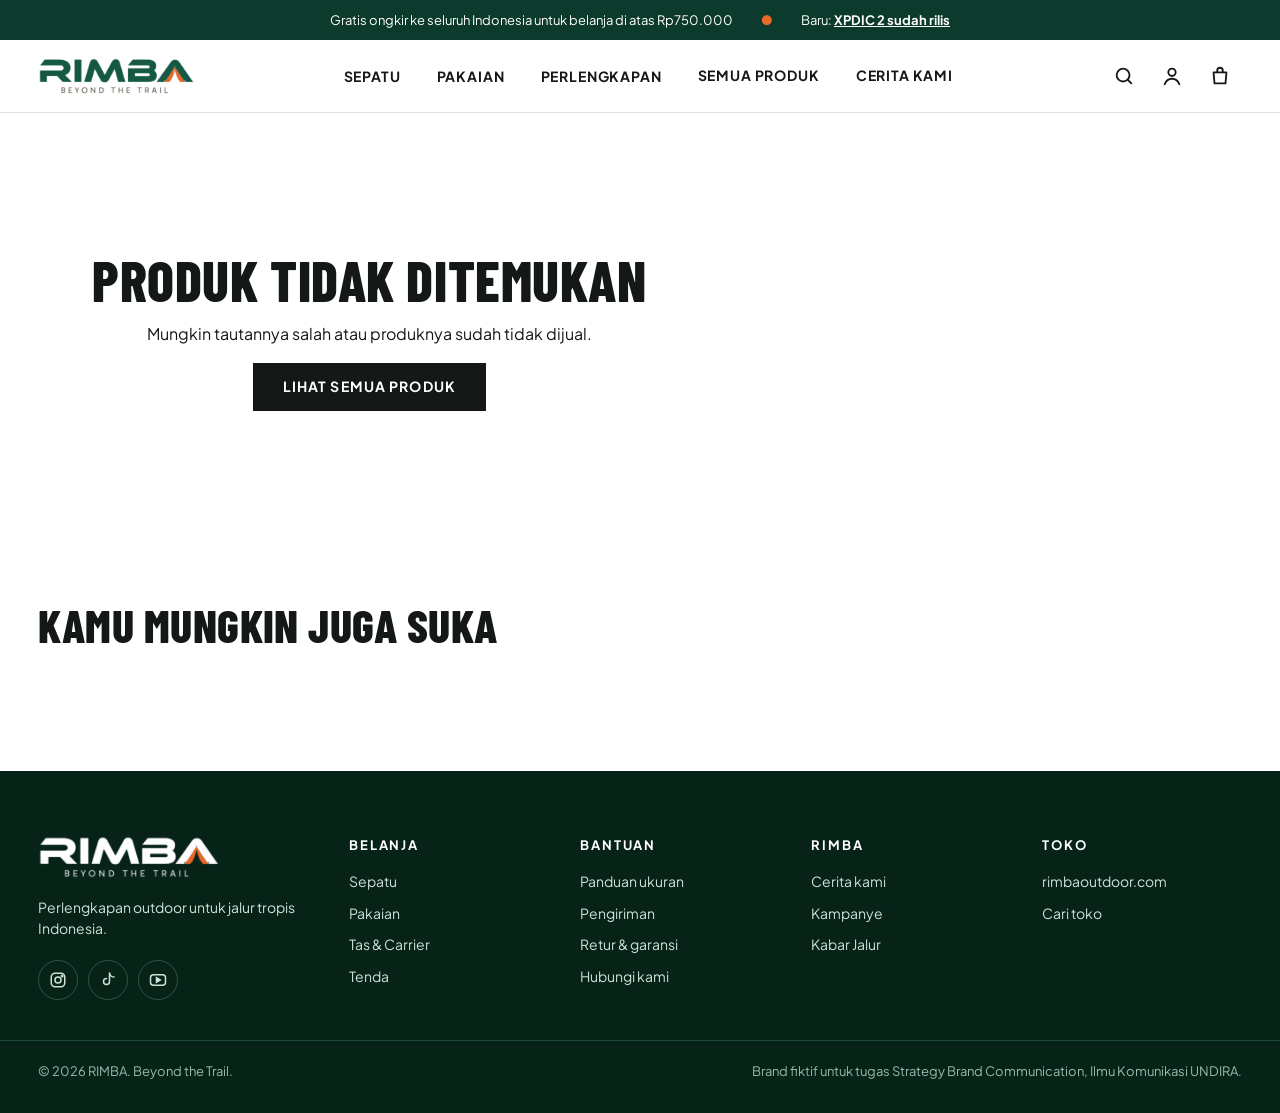
<file: produk.html>
<!doctype html>
<html lang="id">
<head>
  <meta charset="utf-8">
  <meta name="viewport" content="width=device-width, initial-scale=1">
  <title>Produk | RIMBA</title>
  <meta name="description" content="RIMBA, perlengkapan outdoor untuk jalur tropis Indonesia. Sepatu hiking XPDIC 2, jaket, carrier, dan tenda.">
  <meta name="theme-color" content="#0C3A2C">
  <link rel="icon" href="favicon.svg" type="image/svg+xml">

  <meta property="og:title" content="RIMBA | Beyond the Trail">
  <meta property="og:description" content="Perlengkapan outdoor untuk jalur tropis Indonesia.">
  <meta property="og:image" content="assets/images/og-image.jpg">
  <meta property="og:type" content="website">

  <link rel="preconnect" href="https://fonts.googleapis.com">
  <link rel="preconnect" href="https://fonts.gstatic.com" crossorigin>
  <link href="https://fonts.googleapis.com/css2?family=Barlow+Condensed:ital,wght@0,600;0,700;0,800;1,800&family=Plus+Jakarta+Sans:wght@400;500;600;700&display=swap" rel="stylesheet">

  <link rel="stylesheet" href="assets/css/style.css?v=3">
</head>
<body data-halaman="produk">

  <a class="sr-only" href="#konten">Lewati ke konten</a>

  <div class="promo">
    <div class="wrap">
      <span>Gratis ongkir ke seluruh Indonesia untuk belanja di atas Rp750.000</span>
      <span class="titik" aria-hidden="true">●</span>
      <span>Baru: <a href="produk.html?id=xpdic-2">XPDIC 2 sudah rilis</a></span>
    </div>
  </div>

  <header class="header" id="beranda">
    <div class="wrap header-isi">
      <button class="ikon-btn hamburger" id="buka-menu" aria-label="Buka menu" aria-expanded="false" aria-controls="drawer">
        <svg width="24" height="24" viewBox="0 0 24 24" fill="none" stroke="currentColor" stroke-width="2" stroke-linecap="round"><path d="M3 6h18M3 12h18M3 18h18"/></svg>
      </button>

      <a href="index.html" class="logo"><img src="assets/images/logo-green.png" alt="RIMBA, Beyond the Trail" width="824" height="200"></a>

      <nav aria-label="Navigasi utama">
        <ul class="menu">
          <li>
            <button type="button" aria-expanded="false">Sepatu</button>
            <div class="mega">
              <div class="wrap mega-isi">
                <div>
                  <h3>Sepatu</h3>
                  <ul>
                    <li><a href="produk.html?id=xpdic-2">RIMBA XPDIC 2</a></li><li><a href="produk.html?id=xpdic-2-low">RIMBA XPDIC 2 Low</a></li>
                    <li class="semua"><a href="koleksi.html?kat=sepatu">Semua sepatu →</a></li>
                  </ul>
                </div>
                <div class="mega-produk">
                <a href="produk.html?id=xpdic-2" class="mega-kartu">
                  <img src="assets/images/xpdic2-abu-samping.jpg" alt="" loading="lazy">
                  <span class="nama">RIMBA XPDIC 2</span>
                  <span class="hrg">Rp1.249.000</span>
                </a>
                <a href="produk.html?id=xpdic-2-low" class="mega-kartu">
                  <img src="assets/images/xpdic2-low-abu.jpg" alt="" loading="lazy">
                  <span class="nama">RIMBA XPDIC 2 Low</span>
                  <span class="hrg">Rp1.099.000</span>
                </a>
                </div>
              </div>
            </div>
          </li>
          <li>
            <button type="button" aria-expanded="false">Pakaian</button>
            <div class="mega">
              <div class="wrap mega-isi">
                <div>
                  <h3>Pakaian</h3>
                  <ul>
                    <li><a href="produk.html?id=jaket-kabut">Jaket Kabut</a></li>
                    <li class="semua"><a href="koleksi.html?kat=pakaian">Semua pakaian →</a></li>
                  </ul>
                </div>
                <div class="mega-produk">
                <a href="produk.html?id=jaket-kabut" class="mega-kartu">
                  <img src="assets/images/produk-jaket.jpg" alt="" loading="lazy">
                  <span class="nama">Jaket Kabut</span>
                  <span class="hrg">Rp899.000</span>
                </a>
                <a href="produk.html?id=jaket-kabut&amp;warna=1" class="mega-kartu">
                  <img src="assets/images/jaket-hijau.jpg" alt="" loading="lazy">
                  <span class="nama">Jaket Kabut · Hijau Hutan</span>
                  <span class="hrg">Rp899.000</span>
                </a>
                </div>
              </div>
            </div>
          </li>
          <li>
            <button type="button" aria-expanded="false">Perlengkapan</button>
            <div class="mega">
              <div class="wrap mega-isi">
                <div>
                  <h3>Perlengkapan</h3>
                  <ul>
                    <li><a href="produk.html?id=carrier-lembah-45">Carrier Lembah 45L</a></li><li><a href="produk.html?id=tenda-ranu-2p">Tenda Ranu 2P</a></li>
                    <li class="semua"><a href="koleksi.html?kat=tas">Semua tas →</a></li><li class="semua"><a href="koleksi.html?kat=tenda">Semua tenda →</a></li>
                  </ul>
                </div>
                <div class="mega-produk">
                <a href="produk.html?id=carrier-lembah-45" class="mega-kartu">
                  <img src="assets/images/produk-carrier.jpg" alt="" loading="lazy">
                  <span class="nama">Carrier Lembah 45L</span>
                  <span class="hrg">Rp1.149.000</span>
                </a>
                <a href="produk.html?id=tenda-ranu-2p" class="mega-kartu">
                  <img src="assets/images/produk-tenda.jpg" alt="" loading="lazy">
                  <span class="nama">Tenda Ranu 2P</span>
                  <span class="hrg">Rp1.689.000</span>
                </a>
                </div>
              </div>
            </div>
          </li>
          <li><a href="koleksi.html">Semua Produk</a></li>
          <li><a href="index.html#cerita">Cerita Kami</a></li>
        </ul>
      </nav>

      <div class="aksi">
        <button class="ikon-btn" id="tombol-cari" aria-label="Cari produk" aria-expanded="false" aria-controls="cari">
          <svg width="22" height="22" viewBox="0 0 24 24" fill="none" stroke="currentColor" stroke-width="2" stroke-linecap="round"><circle cx="11" cy="11" r="7"/><path d="M20 20l-4-4"/></svg>
        </button>
        <a class="ikon-btn akun" href="index.html#langganan" aria-label="Akun">
          <svg width="22" height="22" viewBox="0 0 24 24" fill="none" stroke="currentColor" stroke-width="2" stroke-linecap="round"><circle cx="12" cy="8" r="4"/><path d="M4 21c1.5-4 4.5-6 8-6s6.5 2 8 6"/></svg>
        </a>
        <button class="ikon-btn" aria-label="Buka keranjang" id="tombol-keranjang" aria-controls="keranjang">
          <svg width="22" height="22" viewBox="0 0 24 24" fill="none" stroke="currentColor" stroke-width="2" stroke-linecap="round" stroke-linejoin="round"><path d="M5 8h14l-1 12H6z"/><path d="M9 8V6a3 3 0 0 1 6 0v2"/></svg>
          <span class="jumlah" id="jumlah-keranjang" hidden>0</span>
        </button>
      </div>
    </div>

    <div class="cari" id="cari">
      <form class="wrap" role="search" action="koleksi.html" method="get">
        <label for="input-cari" class="sr-only">Cari produk</label>
        <input id="input-cari" name="q" type="search" placeholder="Cari sepatu, jaket, carrier, tenda…">
        <button class="btn btn-gelap" type="submit">Cari</button>
      </form>
    </div>
  </header>

  <!-- Menu mobile -->
  <div class="drawer" id="drawer" aria-hidden="true">
    <div class="drawer-latar" data-tutup></div>
    <div class="drawer-panel" role="dialog" aria-label="Menu">
      <div class="drawer-atas">
        <img src="assets/images/logo-green.png" alt="RIMBA" style="height: 30px; width: auto">
        <button class="ikon-btn" data-tutup aria-label="Tutup menu">
          <svg width="22" height="22" viewBox="0 0 24 24" fill="none" stroke="currentColor" stroke-width="2" stroke-linecap="round"><path d="M6 6l12 12M18 6L6 18"/></svg>
        </button>
      </div>
      <details><summary>Sepatu</summary>
        <ul><li><a href="produk.html?id=xpdic-2">XPDIC 2</a></li><li><a href="produk.html?id=xpdic-2-low">XPDIC 2 Low</a></li><li><a href="koleksi.html?kat=sepatu">Semua Sepatu</a></li></ul>
      </details>
      <details><summary>Pakaian</summary>
        <ul><li><a href="produk.html?id=jaket-kabut">Jaket Kabut</a></li><li><a href="koleksi.html?kat=pakaian">Semua Pakaian</a></li></ul>
      </details>
      <details><summary>Perlengkapan</summary>
        <ul><li><a href="produk.html?id=carrier-lembah-45">Carrier Lembah 45L</a></li><li><a href="produk.html?id=tenda-ranu-2p">Tenda Ranu 2P</a></li><li><a href="koleksi.html?kat=tas">Tas & Carrier</a></li><li><a href="koleksi.html?kat=tenda">Tenda</a></li></ul>
      </details>
      <a class="drawer-link" href="koleksi.html">Semua Produk</a>
      <a class="drawer-link" href="index.html#kampanye" data-tutup>Kampanye</a>
      <a class="drawer-link" href="index.html#cerita" data-tutup>Cerita Kami</a>
      <a class="drawer-link" href="index.html#langganan" data-tutup>Kabar Jalur</a>
    </div>
  </div>

  <main id="konten">
    <div class="wrap">
      <div class="pdp" id="pdp" style="padding-top:20px"></div>
    </div>
    <section class="wrap" aria-labelledby="terkait-judul" style="padding-bottom: 96px">
      <div class="seksi-kepala"><h2 class="judul" id="terkait-judul" style="font-size: clamp(32px, 3.6vw, 48px)">Kamu mungkin juga suka</h2></div>
      <div class="grid-koleksi" id="terkait" style="padding-bottom:0"></div>
    </section>
  </main>

  <footer>
    <div class="wrap footer-atas">
      <div>
        <img src="assets/images/logo-white.png" alt="RIMBA, Beyond the Trail" width="824" height="200">
        <p style="margin: 18px 0 0; max-width: 300px">Perlengkapan outdoor untuk jalur tropis Indonesia.</p>
        <div class="sosmed">
          <a href="index.html" aria-label="Instagram"><svg width="18" height="18" viewBox="0 0 24 24" fill="none" stroke="currentColor" stroke-width="2"><rect x="3" y="3" width="18" height="18" rx="5"/><circle cx="12" cy="12" r="4"/><circle cx="17.5" cy="6.5" r="1" fill="currentColor"/></svg></a>
          <a href="index.html" aria-label="TikTok"><svg width="18" height="18" viewBox="0 0 24 24" fill="none" stroke="currentColor" stroke-width="2" stroke-linecap="round"><path d="M14 3v11a4 4 0 1 1-4-4"/><path d="M14 3c.5 3 2.5 5 6 5"/></svg></a>
          <a href="index.html" aria-label="YouTube"><svg width="18" height="18" viewBox="0 0 24 24" fill="none" stroke="currentColor" stroke-width="2"><rect x="2" y="5" width="20" height="14" rx="4"/><path d="M10 9l5 3-5 3z" fill="currentColor"/></svg></a>
        </div>
      </div>
      <div>
        <h3>Belanja</h3>
        <ul><li><a href="koleksi.html?kat=sepatu">Sepatu</a></li><li><a href="koleksi.html?kat=pakaian">Pakaian</a></li><li><a href="koleksi.html?kat=tas">Tas & Carrier</a></li><li><a href="koleksi.html?kat=tenda">Tenda</a></li></ul>
      </div>
      <div>
        <h3>Bantuan</h3>
        <ul><li><a href="index.html">Panduan ukuran</a></li><li><a href="index.html">Pengiriman</a></li><li><a href="index.html">Retur & garansi</a></li><li><a href="index.html">Hubungi kami</a></li></ul>
      </div>
      <div>
        <h3>RIMBA</h3>
        <ul><li><a href="index.html#cerita">Cerita kami</a></li><li><a href="index.html#kampanye">Kampanye</a></li><li><a href="index.html#langganan">Kabar Jalur</a></li></ul>
      </div>
      <div>
        <h3>Toko</h3>
        <ul><li><a href="index.html">rimbaoutdoor.com</a></li><li><a href="index.html">Cari toko</a></li></ul>
      </div>
    </div>
    <div class="wrap footer-bawah">
      <span>© 2026 RIMBA. Beyond the Trail.</span>
      <span>Brand fiktif untuk tugas Strategy Brand Communication, Ilmu Komunikasi UNDIRA.</span>
    </div>
  </footer>

  <!-- Keranjang -->
  <div class="keranjang" id="keranjang" aria-hidden="true">
    <div class="drawer-latar" data-tutup-k></div>
    <div class="keranjang-panel" role="dialog" aria-label="Keranjang belanja">
      <div class="k-atas">
        <h2>Keranjang</h2>
        <button class="ikon-btn" type="button" data-tutup-k aria-label="Tutup keranjang">
          <svg width="22" height="22" viewBox="0 0 24 24" fill="none" stroke="currentColor" stroke-width="2" stroke-linecap="round"><path d="M6 6l12 12M18 6L6 18"/></svg>
        </button>
      </div>
      <div class="k-ongkir"><span id="k-ongkir-teks"></span><div class="k-bar"><i id="k-bar"></i></div></div>
      <ul class="k-daftar" id="k-daftar"></ul>
      <div class="k-bawah" id="k-bawah">
        <div class="k-total"><span>Subtotal</span><span id="k-total">Rp0</span></div>
        <small>Ongkir dihitung saat checkout.</small>
        <button type="button" class="btn btn-gelap" id="k-checkout">Checkout</button>
      </div>
    </div>
  </div>

  <div class="toast" id="toast" role="status" aria-live="polite"></div>

  <script src="assets/js/data.js?v=3"></script>
  <script src="assets/js/app.js?v=3"></script>
</body>
</html>
</file>
<file: assets/css/style.css>
:root {
      --hutan: #0C3A2C;
      --hutan-gelap: #072318;
      --hijau: #135D46;
      --hijau-muda: #E4EBE6;
      --oranye: #E8692A;
      --oranye-tombol: #C24E18;
      --oranye-teks: #A9410F;
      --putih: #FFFFFF;
      --abu: #F4F4F2;
      --garis: #DEDEDA;
      --teks: #141816;
      --teks-2: #555D59;
      --display: 'Barlow Condensed', 'Arial Narrow', sans-serif;
      --body: 'Plus Jakarta Sans', system-ui, -apple-system, 'Segoe UI', sans-serif;
      --lebar: 1440px;
    }
    *, *::before, *::after { box-sizing: border-box; }
    html { scroll-behavior: smooth; }
    @media (prefers-reduced-motion: reduce) { html { scroll-behavior: auto; } * { transition: none !important; } }
    body { margin: 0; font-family: var(--body); color: var(--teks); background: var(--putih); line-height: 1.55; -webkit-font-smoothing: antialiased; }
    body.kunci { overflow: hidden; }
    img { max-width: 100%; display: block; }
    a { color: inherit; }
    button { font-family: inherit; }
    :focus-visible { outline: 3px solid var(--oranye); outline-offset: 2px; }
    .sr-only { position: absolute; width: 1px; height: 1px; padding: 0; margin: -1px; overflow: hidden; clip: rect(0 0 0 0); white-space: nowrap; border: 0; }
    .wrap { max-width: var(--lebar); margin: 0 auto; padding-inline: clamp(16px, 3vw, 40px); }

    /* Tipografi */
    .judul { margin: 0; font-family: var(--display); font-weight: 800; text-transform: uppercase; letter-spacing: .01em; line-height: .95; }
    .eyebrow { margin: 0 0 10px; font-size: 12px; font-weight: 700; letter-spacing: .22em; text-transform: uppercase; }

    /* Tombol */
    .btn { display: inline-flex; align-items: center; justify-content: center; gap: 8px; min-height: 48px; padding: 0 28px; border-radius: 0;
      font-size: 14px; font-weight: 700; letter-spacing: .08em; text-transform: uppercase; text-decoration: none; border: 2px solid transparent; cursor: pointer; transition: background .15s, color .15s; }
    .btn-putih { background: #fff; color: var(--teks); }
    .btn-putih:hover { background: var(--oranye); color: #fff; }
    .btn-garis-putih { border-color: #fff; color: #fff; background: transparent; }
    .btn-garis-putih:hover { background: #fff; color: var(--teks); }
    .btn-gelap { background: var(--teks); color: #fff; }
    .btn-gelap:hover { background: var(--hijau); }
    .btn-oranye { background: var(--oranye-tombol); color: #fff; }
    .btn-oranye:hover { background: var(--oranye-teks); }
    .tautan { font-size: 13px; font-weight: 700; letter-spacing: .08em; text-transform: uppercase; text-decoration: underline; text-underline-offset: 5px; text-decoration-thickness: 2px; }
    .tautan:hover { color: var(--oranye-teks); }

    /* Bar promo */
    .promo { background: var(--hutan); color: #fff; font-size: 13px; }
    .promo .wrap { display: flex; justify-content: center; align-items: center; gap: 10px 28px; min-height: 40px; flex-wrap: wrap; text-align: center; padding-block: 8px; }
    .promo a { color: #fff; font-weight: 700; }
    .promo .titik { color: var(--oranye); }

    /* Header */
    .header { position: sticky; top: 0; z-index: 50; background: #fff; border-bottom: 1px solid var(--garis); }
    .header-isi { display: grid; grid-template-columns: auto 1fr auto; align-items: center; gap: 24px; min-height: 72px; }
    .logo img { height: 38px; width: auto; }
    .menu { display: flex; justify-content: center; gap: 4px; margin: 0; padding: 0; list-style: none; }
    .menu > li { position: static; }
    .menu > li > a, .menu > li > button { display: flex; align-items: center; height: 72px; padding: 0 16px; background: none; border: 0; cursor: pointer;
      font-size: 14px; font-weight: 700; letter-spacing: .06em; text-transform: uppercase; text-decoration: none; color: var(--teks); position: relative; }
    .menu > li > a::after, .menu > li > button::after { content: ""; position: absolute; left: 16px; right: 16px; bottom: 0; height: 3px; background: var(--oranye); transform: scaleX(0); transition: transform .2s; }
    .menu > li:hover > a::after, .menu > li:hover > button::after, .menu > li.buka > button::after { transform: scaleX(1); }
    .mega { position: absolute; left: 0; right: 0; top: 100%; background: #fff; border-top: 1px solid var(--garis); box-shadow: 0 18px 30px rgba(0,0,0,.08);
      visibility: hidden; opacity: 0; transition: opacity .15s, visibility .15s; }
    .menu > li:hover .mega, .menu > li.buka .mega { visibility: visible; opacity: 1; }
    .mega-isi { display: grid; grid-template-columns: repeat(3, minmax(0, 1fr)) 1.4fr; gap: 40px; padding-block: 36px 44px; }
    .mega h3 { margin: 0 0 14px; font-size: 13px; letter-spacing: .14em; text-transform: uppercase; }
    .mega ul { list-style: none; margin: 0; padding: 0; display: grid; gap: 10px; }
    .mega ul a { text-decoration: none; font-size: 15px; color: var(--teks-2); }
    .mega ul a:hover { color: var(--teks); text-decoration: underline; }
    .mega-promo { position: relative; display: block; overflow: hidden; color: #fff; text-decoration: none; min-height: 220px; }
    .mega-promo img { position: absolute; inset: 0; width: 100%; height: 100%; object-fit: cover; }
    .mega-promo::before { content: ""; position: absolute; inset: 0; background: linear-gradient(0deg, rgba(0,0,0,.65), transparent 60%); z-index: 1; }
    .mega-promo span { position: absolute; left: 20px; bottom: 18px; z-index: 2; font-family: var(--display); font-weight: 800; font-size: 28px; text-transform: uppercase; line-height: 1; }

    .aksi { display: flex; align-items: center; gap: 4px; }
    .ikon-btn { position: relative; display: inline-flex; align-items: center; justify-content: center; width: 44px; height: 44px; background: none; border: 0; cursor: pointer; color: var(--teks); border-radius: 50%; }
    .ikon-btn:hover { background: var(--abu); }
    .jumlah { position: absolute; top: 4px; right: 2px; min-width: 18px; height: 18px; padding: 0 5px; border-radius: 9px; background: var(--oranye-tombol); color: #fff; font-size: 11px; font-weight: 700; line-height: 18px; text-align: center; }
    .jumlah[hidden] { display: none; }
    .hamburger { display: none; }

    .cari { display: none; border-top: 1px solid var(--garis); background: #fff; }
    .cari.buka { display: block; }
    .cari form { display: flex; gap: 10px; padding-block: 16px; }
    .cari input { flex: 1; min-width: 0; min-height: 48px; padding: 0 16px; font: inherit; font-size: 16px; border: 1.5px solid var(--teks); border-radius: 0; }

    /* Drawer mobile */
    .drawer { position: fixed; inset: 0; z-index: 80; visibility: hidden; }
    .drawer.buka { visibility: visible; }
    .drawer-latar { position: absolute; inset: 0; background: rgba(0,0,0,.45); opacity: 0; transition: opacity .2s; }
    .drawer.buka .drawer-latar { opacity: 1; }
    .drawer-panel { position: absolute; top: 0; bottom: 0; left: 0; width: min(360px, 88vw); background: #fff; transform: translateX(-100%); transition: transform .25s; overflow-y: auto; padding: 16px 20px 32px; }
    .drawer.buka .drawer-panel { transform: none; }
    .drawer-atas { display: flex; justify-content: space-between; align-items: center; margin-bottom: 8px; }
    .drawer details { border-bottom: 1px solid var(--garis); }
    .drawer summary, .drawer .drawer-link { display: flex; justify-content: space-between; align-items: center; padding: 16px 0; font-weight: 700; font-size: 15px; letter-spacing: .06em; text-transform: uppercase; cursor: pointer; list-style: none; text-decoration: none; }
    .drawer summary::-webkit-details-marker { display: none; }
    .drawer summary::after { content: "+"; font-size: 22px; font-weight: 400; }
    .drawer details[open] summary::after { content: "–"; }
    .drawer ul { list-style: none; margin: 0 0 16px; padding: 0; display: grid; gap: 12px; }
    .drawer ul a { text-decoration: none; color: var(--teks-2); }
    .drawer .drawer-link { border-bottom: 1px solid var(--garis); }

    /* Hero */
    .hero { position: relative; min-height: min(86vh, 760px); display: flex; align-items: flex-end; color: #fff; overflow: hidden; background: var(--hutan-gelap); }
    .hero > img { position: absolute; inset: 0; width: 100%; height: 100%; object-fit: cover; object-position: 60% 55%; }
    .hero::before { content: ""; position: absolute; inset: 0; z-index: 1;
      background: linear-gradient(90deg, rgba(5,22,15,.86) 0%, rgba(5,22,15,.55) 42%, rgba(5,22,15,0) 72%), linear-gradient(0deg, rgba(5,22,15,.55), transparent 45%); }
    .hero-isi { position: relative; z-index: 2; width: 100%; padding-block: 120px clamp(56px, 9vh, 96px); }
    .hero .eyebrow { color: #F7A57A; }
    .hero h1 { font-size: clamp(56px, 9vw, 132px); max-width: 9ch; }
    .hero h1 em { color: var(--oranye); font-style: italic; }
    .hero p.lead { margin: 22px 0 0; max-width: 460px; font-size: 18px; color: #E3ECE7; }
    .hero-cta { margin-top: 34px; display: flex; flex-wrap: wrap; gap: 12px; }

    /* Strip keunggulan */
    .usp { border-bottom: 1px solid var(--garis); }
    .usp ul { list-style: none; margin: 0; padding: 0; display: grid; grid-template-columns: repeat(4, minmax(0, 1fr)); }
    .usp li { display: flex; align-items: center; gap: 12px; padding: 20px 16px; font-size: 14px; font-weight: 600; }
    .usp li + li { border-left: 1px solid var(--garis); }
    .usp svg { flex: none; color: var(--hijau); }

    /* Section umum */
    .seksi { padding-block: clamp(56px, 8vw, 96px); }
    .seksi-kepala { display: flex; flex-wrap: wrap; justify-content: space-between; align-items: flex-end; gap: 16px; margin-bottom: 28px; }
    .seksi-kepala h2 { font-size: clamp(36px, 4.4vw, 56px); }

    /* Kategori */
    .kategori { display: grid; grid-template-columns: repeat(4, minmax(0, 1fr)); gap: 16px; }
    .kat { position: relative; display: block; text-decoration: none; color: #fff; overflow: hidden; aspect-ratio: 3 / 4; background: var(--hutan); }
    .kat img, .kat .kat-ilus { position: absolute; inset: 0; width: 100%; height: 100%; object-fit: cover; transition: transform .5s; }
    .kat .kat-ilus { display: flex; align-items: center; justify-content: center; }
    .kat:hover img, .kat:hover .kat-ilus { transform: scale(1.05); }
    .kat::after { content: ""; position: absolute; inset: 0; background: linear-gradient(0deg, rgba(0,0,0,.6), transparent 50%); }
    .kat > span { position: absolute; z-index: 1; left: 20px; right: 20px; bottom: 20px; display: flex; justify-content: space-between; align-items: center;
      font-family: var(--display); font-weight: 800; font-size: clamp(24px, 2.4vw, 34px); text-transform: uppercase; line-height: 1; }

    /* Produk */
    .rel-kontrol { display: flex; gap: 8px; }
    .rel-kontrol button { width: 44px; height: 44px; border: 1.5px solid var(--teks); background: #fff; cursor: pointer; display: inline-flex; align-items: center; justify-content: center; }
    .rel-kontrol button:hover { background: var(--teks); color: #fff; }
    .rel-kontrol button:disabled { opacity: .3; cursor: default; background: #fff; color: var(--teks); }
    .rel { display: grid; grid-auto-flow: column; grid-auto-columns: calc((100% - 3 * 16px) / 4); gap: 16px; overflow-x: auto; scroll-snap-type: x mandatory; scrollbar-width: none; padding-bottom: 4px; }
    .rel::-webkit-scrollbar { display: none; }
    .produk { scroll-snap-align: start; display: flex; flex-direction: column; min-width: 0; }
    .produk-foto { position: relative; aspect-ratio: 1 / 1; background: #DCD9D5; overflow: hidden; }
    .produk-foto img { width: 100%; height: 100%; object-fit: cover; transition: transform .4s; }
    .produk-foto .ilus { width: 100%; height: 100%; display: flex; align-items: center; justify-content: center; transition: transform .4s; }
    .produk:hover .produk-foto img, .produk:hover .produk-foto .ilus { transform: scale(1.04); }
    .badge { position: absolute; top: 12px; left: 12px; background: #fff; color: var(--teks); font-size: 11px; font-weight: 700; padding: 5px 9px; letter-spacing: .1em; text-transform: uppercase; }
    .badge.oranye { background: var(--oranye-tombol); color: #fff; }
    .suka { position: absolute; top: 8px; right: 8px; width: 40px; height: 40px; border-radius: 50%; border: 0; background: #fff; cursor: pointer; display: inline-flex; align-items: center; justify-content: center; color: var(--teks); }
    .suka[aria-pressed="true"] svg { fill: var(--oranye-tombol); stroke: var(--oranye-tombol); }
    .produk-isi { padding: 14px 2px 0; display: flex; flex-direction: column; gap: 4px; }
    .warna { display: flex; gap: 6px; margin-bottom: 6px; }
    .warna i { width: 16px; height: 16px; border-radius: 50%; border: 1px solid rgba(0,0,0,.2); }
    .produk h3 { margin: 0; font-size: 16px; font-weight: 700; }
    .produk h3 a { text-decoration: none; }
    .produk h3 a:hover { text-decoration: underline; }
    .produk-kat { margin: 0; font-size: 13px; color: var(--teks-2); }
    .harga { margin: 4px 0 0; font-size: 15px; font-weight: 700; }

    /* Editorial split */
    .split { display: grid; grid-template-columns: repeat(2, minmax(0, 1fr)); gap: 16px; }
    .panel { position: relative; overflow: hidden; min-height: 560px; display: flex; align-items: flex-end; color: #fff; background: var(--hutan); text-decoration: none; }
    .panel img { position: absolute; inset: 0; width: 100%; height: 100%; object-fit: cover; transition: transform .6s; }
    .panel:hover img { transform: scale(1.04); }
    .panel::before { content: ""; position: absolute; inset: 0; z-index: 1; background: linear-gradient(0deg, rgba(4,18,12,.82) 0%, rgba(4,18,12,.2) 55%, transparent 75%); }
    .panel-isi { position: relative; z-index: 2; padding: clamp(24px, 3vw, 44px); max-width: 520px; }
    .panel .eyebrow { color: #F7A57A; }
    .panel h2 { font-size: clamp(36px, 4vw, 56px); }
    .panel p { margin: 12px 0 22px; color: #E3ECE7; }

    /* Teknologi XPDIC */
    .teknologi { background: var(--hutan); color: #fff; }
    .tek-isi { display: grid; grid-template-columns: minmax(0, 1.1fr) minmax(0, 1fr); gap: clamp(32px, 5vw, 80px); align-items: center; }
    .tek-foto { position: relative; }
    .tek-foto img { width: 100%; aspect-ratio: 4 / 3.4; object-fit: cover; }
    .tek-foto .stempel { position: absolute; right: -12px; bottom: 24px; background: var(--oranye-tombol); padding: 14px 18px; font-family: var(--display); font-weight: 800; font-size: 22px; text-transform: uppercase; line-height: 1; }
    .teknologi .eyebrow { color: #F7A57A; }
    .teknologi h2 { font-size: clamp(56px, 7vw, 96px); font-style: italic; }
    .teknologi .lead { margin: 18px 0 0; font-size: 17px; color: #D5E3DC; max-width: 520px; }
    .spek { margin: 32px 0 0; display: grid; grid-template-columns: repeat(2, minmax(0, 1fr)); gap: 0; border-top: 1px solid rgba(255,255,255,.2); }
    .spek div { padding: 18px 16px 18px 0; border-bottom: 1px solid rgba(255,255,255,.2); }
    .spek div:nth-child(odd) { border-right: 1px solid rgba(255,255,255,.2); }
    .spek div:nth-child(even) { padding-left: 20px; }
    .spek dt { font-family: var(--display); font-weight: 800; font-size: 34px; line-height: 1.1; text-transform: uppercase; }
    .spek dd { margin: 4px 0 0; font-size: 14px; color: #CFE0D8; }
    fieldset { margin: 28px 0 0; padding: 0; border: 0; }
    legend { font-size: 13px; font-weight: 700; letter-spacing: .12em; text-transform: uppercase; margin-bottom: 12px; }
    .ukuran { display: flex; flex-wrap: wrap; gap: 8px; }
    .ukuran button { min-width: 54px; min-height: 48px; padding: 0 12px; font-size: 15px; font-weight: 700; cursor: pointer; background: transparent; color: #fff; border: 1.5px solid rgba(255,255,255,.5); }
    .ukuran button:hover { border-color: #fff; }
    .ukuran button[aria-pressed="true"] { background: #fff; color: var(--teks); border-color: #fff; }
    .ukuran-info { margin: 12px 0 22px; font-size: 14px; color: #CFE0D8; min-height: 1.5em; }

    /* Cerita & nilai */
    .cerita { display: grid; grid-template-columns: minmax(0, 1fr) minmax(0, 1.2fr); gap: clamp(32px, 6vw, 96px); align-items: center; }
    .cerita-logo { background: var(--abu); aspect-ratio: 1 / 1; display: flex; align-items: center; justify-content: center; padding: 12%; }
    .cerita .eyebrow { color: var(--oranye-teks); }
    .cerita h2 { font-size: clamp(36px, 4.2vw, 56px); }
    .cerita p { margin: 16px 0 0; font-size: 17px; color: #3D4843; max-width: 620px; }
    .nilai { margin-top: clamp(48px, 6vw, 80px); display: grid; grid-template-columns: repeat(5, minmax(0, 1fr)); border-top: 2px solid var(--teks); }
    .nilai div { padding: 24px 20px 8px 0; }
    .nilai div + div { padding-left: 20px; border-left: 1px solid var(--garis); }
    .nilai h3 { margin: 12px 0 6px; font-family: var(--display); font-weight: 800; font-size: 26px; text-transform: uppercase; }
    .nilai p { margin: 0; font-size: 14px; color: var(--teks-2); }

    /* Kampanye */
    .kampanye { background: var(--abu); }
    .kampanye-isi { display: grid; grid-template-columns: minmax(0, 1fr) minmax(0, 1fr); gap: clamp(32px, 6vw, 96px); align-items: center; }
    .kampanye img { width: 100%; max-width: 440px; margin-inline: auto; box-shadow: 0 30px 60px rgba(0,0,0,.18); }
    .kampanye .eyebrow { color: var(--oranye-teks); }
    .kampanye h2 { font-size: clamp(44px, 5.6vw, 76px); font-style: italic; color: var(--hutan); }
    .kampanye p { margin: 16px 0 0; font-size: 17px; color: #3D4843; max-width: 520px; }
    .kampanye .btn { margin-top: 28px; }

    /* Langganan */
    .langganan { background: var(--oranye-tombol); color: #fff; }
    .langganan-isi { display: grid; grid-template-columns: minmax(0, 1fr) minmax(0, 1fr); gap: 32px; align-items: center; padding-block: 56px; }
    .langganan h2 { font-size: clamp(36px, 4vw, 52px); }
    .langganan p { margin: 10px 0 0; color: #FFE6D8; }
    .form-email { display: flex; flex-wrap: wrap; gap: 10px; }
    .form-email input { flex: 1 1 240px; min-width: 0; min-height: 52px; padding: 0 16px; font: inherit; font-size: 16px; border: 0; border-radius: 0; color: var(--teks); }
    .form-email .btn { min-height: 52px; }
    .form-pesan { flex-basis: 100%; margin: 2px 0 0; font-size: 14px; font-weight: 600; min-height: 1.5em; }

    /* Footer */
    footer { background: var(--hutan-gelap); color: #CFE0D8; font-size: 14px; }
    .footer-atas { display: grid; grid-template-columns: 1.4fr repeat(4, minmax(0, 1fr)); gap: 32px; padding-block: 64px 40px; }
    .footer-atas img { height: 44px; width: auto; }
    .footer-atas h3 { margin: 0 0 16px; color: #fff; font-size: 13px; letter-spacing: .14em; text-transform: uppercase; }
    .footer-atas ul { list-style: none; margin: 0; padding: 0; display: grid; gap: 10px; }
    footer a { color: #CFE0D8; text-decoration: none; }
    footer a:hover { color: #fff; text-decoration: underline; }
    .sosmed { display: flex; gap: 10px; margin-top: 20px; }
    .sosmed a { width: 40px; height: 40px; border: 1px solid #2D5546; border-radius: 50%; display: inline-flex; align-items: center; justify-content: center; }
    .sosmed a:hover { background: #fff; color: var(--hutan); text-decoration: none; }
    .footer-bawah { display: flex; flex-wrap: wrap; justify-content: space-between; gap: 12px; padding-block: 20px 32px; border-top: 1px solid #1E4B3C; font-size: 13px; color: #9CB8AC; }

    /* Toast */
    .toast { visibility: hidden; position: fixed; z-index: 90; left: 50%; bottom: 24px; transform: translate(-50%, 140%); background: var(--teks); color: #fff; padding: 14px 20px; font-size: 14px; font-weight: 600; transition: transform .25s; max-width: calc(100vw - 32px); }
    .toast.tampil { visibility: visible; transform: translate(-50%, 0); }

    /* Responsif */
    @media (max-width: 1080px) {
      .header nav { display: none; }
      .hamburger { display: inline-flex; }
      .header-isi { grid-template-columns: auto 1fr auto; }
      .logo { justify-self: center; grid-column: 2; }
      .hamburger { grid-column: 1; grid-row: 1; }
      .aksi { grid-column: 3; }
      .rel { grid-auto-columns: calc((100% - 2 * 16px) / 2.5); }
      .footer-atas { grid-template-columns: repeat(2, minmax(0, 1fr)); }
      .footer-atas > div:first-child { grid-column: 1 / -1; }
      .nilai { grid-template-columns: repeat(3, minmax(0, 1fr)); }
      .nilai div:nth-child(4) { padding-left: 0; border-left: 0; }
    }
    @media (max-width: 860px) {
      .usp ul { grid-template-columns: repeat(2, minmax(0, 1fr)); }
      .usp li:nth-child(3) { border-left: 0; }
      .usp li:nth-child(n+3) { border-top: 1px solid var(--garis); }
      .kategori { grid-template-columns: repeat(2, minmax(0, 1fr)); }
      .split, .tek-isi, .cerita, .kampanye-isi, .langganan-isi { grid-template-columns: minmax(0, 1fr); }
      .panel { min-height: 460px; }
      .tek-foto .stempel { right: 12px; }
      .cerita-logo { aspect-ratio: 2 / 1; padding: 8%; }
    }
    @media (max-width: 600px) {
      .aksi .akun { display: none; }
      .logo img { height: 30px; }
      .hero { min-height: 640px; }
      .hero > img { object-position: 68% 50%; }
      .hero::before { background: linear-gradient(0deg, rgba(5,22,15,.92) 10%, rgba(5,22,15,.45) 60%, rgba(5,22,15,.15)); }
      .hero h1 { font-size: 17vw; }
      .hero-cta .btn { flex: 1 1 100%; }
      .usp li { padding: 14px 8px; font-size: 13px; gap: 8px; }
      .rel { grid-auto-columns: 72%; }
      .nilai { grid-template-columns: minmax(0, 1fr); }
      .nilai div, .nilai div + div { padding: 20px 0; border-left: 0; border-bottom: 1px solid var(--garis); }
      .spek dt { font-size: 28px; }
      .footer-atas { grid-template-columns: minmax(0, 1fr); }
    }
  
    /* ===== Tambahan: kartu produk, koleksi, detail produk, keranjang ===== */
    img { height: auto; }

    /* Kartu produk bisa diklik seluruhnya */
    .produk { position: relative; }
    .produk h3 a::after { content: ""; position: absolute; inset: 0; z-index: 1; }
    .produk .suka { z-index: 2; }
    .produk:hover h3 a { text-decoration: underline; }
    .harga-coret { margin-left: 8px; font-weight: 500; color: var(--teks-2); text-decoration: line-through; font-size: 13px; }

    /* Breadcrumb */
    .remah { display: flex; flex-wrap: wrap; gap: 6px; padding: 20px 0 0; margin: 0; list-style: none; font-size: 13px; color: var(--teks-2); }
    .remah li + li::before { content: "/"; margin-right: 6px; color: #A5ABA8; }
    .remah a { text-decoration: none; }
    .remah a:hover { text-decoration: underline; color: var(--teks); }

    /* Halaman koleksi */
    .koleksi-kepala { padding-block: 20px 28px; }
    .koleksi-kepala h1 { font-size: clamp(44px, 6vw, 80px); }
    .koleksi-kepala p { margin: 10px 0 0; color: var(--teks-2); max-width: 560px; }
    .alat { position: sticky; top: 72px; z-index: 20; background: #fff; border-block: 1px solid var(--garis); }
    .alat-isi { display: flex; flex-wrap: wrap; justify-content: space-between; align-items: center; gap: 12px; padding-block: 12px; }
    .chip-baris { display: flex; gap: 8px; overflow-x: auto; scrollbar-width: none; }
    .chip-baris::-webkit-scrollbar { display: none; }
    .chip { flex: none; min-height: 40px; padding: 0 16px; border: 1.5px solid var(--garis); background: #fff; font-size: 14px; font-weight: 600; cursor: pointer; }
    .chip:hover { border-color: var(--teks); }
    .chip[aria-pressed="true"] { background: var(--teks); border-color: var(--teks); color: #fff; }
    .urut { display: flex; align-items: center; gap: 10px; font-size: 14px; }
    .urut select { min-height: 40px; padding: 0 12px; font: inherit; border: 1.5px solid var(--garis); background: #fff; }
    .jumlah-hasil { margin: 24px 0 16px; font-size: 14px; color: var(--teks-2); }
    .grid-koleksi { display: grid; grid-template-columns: repeat(4, minmax(0, 1fr)); gap: 32px 16px; padding-bottom: 96px; }

    /* Detail produk */
    .pdp { display: grid; grid-template-columns: minmax(0, 1.35fr) minmax(0, 1fr); gap: clamp(24px, 4vw, 64px); padding-block: 20px 72px; align-items: start; }
    .galeri { display: grid; grid-template-columns: 84px minmax(0, 1fr); gap: 12px; position: sticky; top: 92px; }
    .galeri-utama { position: relative; aspect-ratio: 1 / 1; background: #DCD9D5; overflow: hidden; }
    .galeri-utama img { width: 100%; height: 100%; object-fit: cover; }
    .galeri-utama .badge { z-index: 1; }
    .galeri-nav { position: absolute; top: 50%; transform: translateY(-50%); width: 44px; height: 44px; border-radius: 50%; border: 0; background: rgba(255,255,255,.92); cursor: pointer; display: inline-flex; align-items: center; justify-content: center; }
    .galeri-nav.kiri { left: 12px; } .galeri-nav.kanan { right: 12px; }
    .thumb { display: flex; flex-direction: column; gap: 10px; }
    .thumb button { padding: 0; border: 2px solid transparent; background: #DCD9D5; cursor: pointer; aspect-ratio: 1 / 1; overflow: hidden; }
    .thumb button img { width: 100%; height: 100%; object-fit: cover; }
    .thumb button[aria-current="true"] { border-color: var(--teks); }
    .info .eyebrow { color: var(--oranye-teks); }
    .info h1 { font-size: clamp(40px, 4.4vw, 60px); }
    .info .sub { margin: 8px 0 0; color: var(--teks-2); }
    .info .harga-besar { margin: 18px 0 0; font-size: 24px; font-weight: 700; }
    .opsi { margin-top: 28px; }
    .opsi-label { display: flex; justify-content: space-between; margin-bottom: 10px; font-size: 14px; }
    .opsi-label b { font-weight: 700; }
    .opsi-label a { font-size: 13px; color: var(--teks-2); }
    .swatch-baris { display: flex; flex-wrap: wrap; gap: 10px; }
    .swatch { width: 40px; height: 40px; border-radius: 50%; border: 2px solid #fff; box-shadow: 0 0 0 1.5px var(--garis); cursor: pointer; padding: 0; }
    .swatch[aria-pressed="true"] { box-shadow: 0 0 0 2px var(--teks); }
    .ukuran-grid { display: grid; grid-template-columns: repeat(auto-fill, minmax(64px, 1fr)); gap: 8px; }
    .ukuran-grid button { min-height: 48px; border: 1.5px solid var(--garis); background: #fff; font-size: 15px; font-weight: 600; cursor: pointer; }
    .ukuran-grid button:hover { border-color: var(--teks); }
    .ukuran-grid button[aria-pressed="true"] { background: var(--teks); color: #fff; border-color: var(--teks); }
    .ukuran-grid button:disabled { color: #B3B8B5; background: repeating-linear-gradient(135deg, #fff 0 6px, #F1F1EF 6px 7px); cursor: not-allowed; }
    .pesan-ukuran { margin: 10px 0 0; font-size: 14px; color: #B3261E; min-height: 1.4em; }
    .beli { display: flex; gap: 10px; margin-top: 18px; }
    .beli .btn { flex: 1; min-height: 56px; font-size: 15px; }
    .qty { display: inline-flex; align-items: center; border: 1.5px solid var(--garis); }
    .qty button { width: 40px; height: 100%; min-height: 40px; border: 0; background: none; font-size: 18px; cursor: pointer; }
    .qty span { min-width: 28px; text-align: center; font-weight: 700; }
    .suka-besar { width: 56px; min-height: 56px; border: 1.5px solid var(--teks); background: #fff; cursor: pointer; display: inline-flex; align-items: center; justify-content: center; }
    .suka-besar[aria-pressed="true"] svg { fill: var(--oranye-tombol); stroke: var(--oranye-tombol); }
    .janji { list-style: none; margin: 24px 0 0; padding: 18px 0 0; border-top: 1px solid var(--garis); display: grid; gap: 10px; font-size: 14px; }
    .janji li { display: flex; gap: 10px; align-items: center; }
    .janji svg { color: var(--hijau); flex: none; }
    .akordion { margin-top: 28px; border-top: 1px solid var(--teks); }
    .akordion details { border-bottom: 1px solid var(--garis); }
    .akordion summary { display: flex; justify-content: space-between; align-items: center; padding: 18px 0; cursor: pointer; list-style: none; font-weight: 700; font-size: 14px; letter-spacing: .08em; text-transform: uppercase; }
    .akordion summary::-webkit-details-marker { display: none; }
    .akordion summary::after { content: "+"; font-size: 22px; font-weight: 400; }
    .akordion details[open] summary::after { content: "–"; }
    .akordion .isi { padding-bottom: 20px; font-size: 15px; color: #3D4843; }
    .akordion .isi p { margin: 0 0 10px; }
    .akordion ul { margin: 0; padding-left: 18px; display: grid; gap: 6px; }
    .tabel-spek { width: 100%; border-collapse: collapse; font-size: 14px; }
    .tabel-spek th, .tabel-spek td { text-align: left; padding: 10px 0; border-bottom: 1px solid var(--garis); vertical-align: top; }
    .tabel-spek th { width: 42%; color: var(--teks-2); font-weight: 600; }
    .kosong { padding-block: 120px; text-align: center; }
    .kosong h1 { font-size: 56px; }

    /* Keranjang (drawer kanan) */
    .keranjang { position: fixed; inset: 0; z-index: 85; visibility: hidden; }
    .keranjang.buka { visibility: visible; }
    .keranjang .drawer-latar { position: absolute; inset: 0; background: rgba(0,0,0,.45); opacity: 0; transition: opacity .2s; }
    .keranjang.buka .drawer-latar { opacity: 1; }
    .keranjang-panel { position: absolute; top: 0; right: 0; bottom: 0; width: min(440px, 100vw); background: #fff; transform: translateX(100%); transition: transform .25s; display: flex; flex-direction: column; }
    .keranjang.buka .keranjang-panel { transform: none; }
    .k-atas { display: flex; justify-content: space-between; align-items: center; padding: 16px 20px; border-bottom: 1px solid var(--garis); }
    .k-atas h2 { margin: 0; font-family: var(--display); font-weight: 800; font-size: 28px; text-transform: uppercase; }
    .k-ongkir { padding: 14px 20px; background: var(--abu); font-size: 13px; }
    .k-bar { height: 6px; background: #E2E2DE; margin-top: 8px; }
    .k-bar i { display: block; height: 100%; background: var(--hijau); transition: width .3s; }
    .k-daftar { flex: 1; overflow-y: auto; padding: 4px 20px; list-style: none; margin: 0; }
    .k-item { display: grid; grid-template-columns: 88px minmax(0, 1fr) auto; gap: 14px; padding: 16px 0; border-bottom: 1px solid var(--garis); }
    .k-item img { width: 88px; height: 88px; object-fit: cover; background: #DCD9D5; }
    .k-item h3 { margin: 0; font-size: 15px; }
    .k-item h3 a { text-decoration: none; }
    .k-item .var { margin: 2px 0 10px; font-size: 13px; color: var(--teks-2); }
    .k-item .k-harga { font-weight: 700; font-size: 14px; text-align: right; }
    .k-item .hapus { display: block; margin-top: 8px; background: none; border: 0; padding: 0; font-size: 12px; text-decoration: underline; color: var(--teks-2); cursor: pointer; }
    .k-kosong { padding: 56px 20px; text-align: center; color: var(--teks-2); }
    .k-kosong .btn { margin-top: 18px; }
    .k-bawah { padding: 18px 20px 22px; border-top: 1px solid var(--garis); }
    .k-total { display: flex; justify-content: space-between; font-size: 16px; font-weight: 700; margin-bottom: 4px; }
    .k-bawah small { display: block; color: var(--teks-2); margin-bottom: 14px; }
    .k-bawah .btn { width: 100%; min-height: 54px; }

    @media (max-width: 1080px) {
      .grid-koleksi { grid-template-columns: repeat(3, minmax(0, 1fr)); }
      .alat { top: 72px; }
    }
    @media (max-width: 860px) {
      .pdp { grid-template-columns: minmax(0, 1fr); }
      .galeri { position: static; grid-template-columns: minmax(0, 1fr); }
      .thumb { flex-direction: row; order: 2; overflow-x: auto; }
      .thumb button { width: 72px; flex: none; }
      .grid-koleksi { grid-template-columns: repeat(2, minmax(0, 1fr)); }
    }
    @media (max-width: 600px) {
      .grid-koleksi { gap: 24px 12px; }
      .urut span { display: none; }
      .beli { flex-wrap: wrap; }
      .beli .qty { flex: 1; justify-content: space-between; }
      .beli .btn { flex: 1 1 100%; order: 3; }
    }

    /* Mega menu: produk nyata */
    .mega-isi { grid-template-columns: minmax(180px, 1fr) 3fr; }
    .mega ul li.semua a { color: var(--teks); font-weight: 700; }
    .mega-produk { display: grid; grid-template-columns: repeat(3, minmax(0, 1fr)); gap: 16px; }
    .mega-kartu { display: flex; flex-direction: column; gap: 4px; text-decoration: none; }
    .mega-kartu img { width: 100%; aspect-ratio: 1 / 1; object-fit: cover; background: #DCD9D5; margin-bottom: 6px; }
    .mega-kartu .nama { font-weight: 700; font-size: 14px; }
    .mega-kartu .hrg { font-size: 14px; color: var(--teks-2); }
    .mega-kartu:hover .nama { text-decoration: underline; }
    .galeri-nav[hidden] { display: none; }
    .produk .warna { position: relative; z-index: 2; width: max-content; }
    .produk .warna i { cursor: pointer; }
    .produk .warna i:hover { box-shadow: 0 0 0 2px #fff, 0 0 0 3px var(--teks); }
</file>
